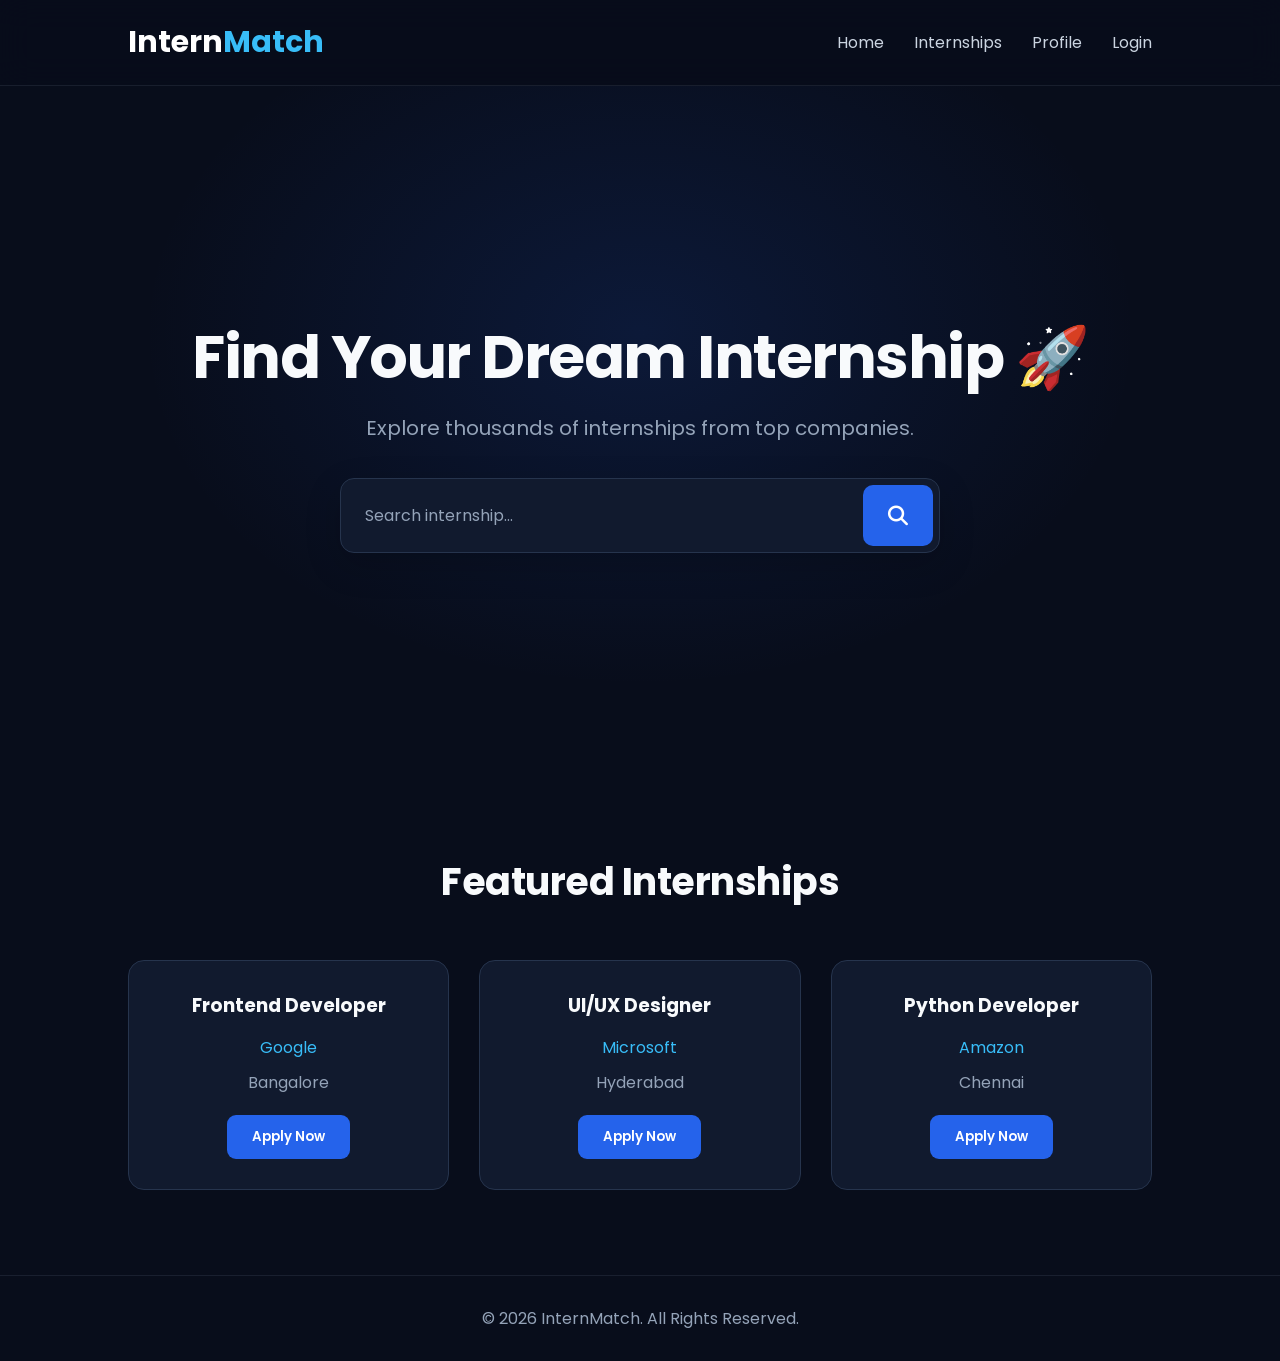
<file: frontend/index.html>
<!DOCTYPE html>
<html lang="en">
<head>
    <meta charset="UTF-8">
    <meta name="viewport" content="width=device-width, initial-scale=1.0">
    <title>InternMatch</title>

    <link rel="stylesheet" href="css/style.css">

    <link rel="preconnect" href="https://fonts.googleapis.com">
    <link rel="preconnect" href="https://fonts.gstatic.com" crossorigin>
    <link href="https://fonts.googleapis.com/css2?family=Poppins:wght@300;400;500;600;700&display=swap" rel="stylesheet">

    <link rel="stylesheet"
    href="https://cdnjs.cloudflare.com/ajax/libs/font-awesome/6.6.0/css/all.min.css">
</head>

<body class="home-page">

<!-- ================= NAVBAR ================= -->

<nav>

    <a href="index.html" class="logo">
        Intern<span>Match</span>
    </a>

   <ul>
    <li><a href="index.html">Home</a></li>
    <li><a href="internships.html">Internships</a></li>
    <li><a href="profile.html">Profile</a></li>
    <li><a href="login.html" id="loginLink">Login</a></li>
</ul>

</nav>

<!-- ================= HERO ================= -->

<section class="hero">

    <div class="hero-content">

        <h1>
            Find Your Dream Internship 🚀
        </h1>

        <p>
            Explore thousands of internships from top companies.
        </p>

        <div class="search-box">

            <input
            type="text"
            id="homeSearchInput"
            placeholder="Search internship...">

            <button id="homeSearchBtn">
                <i class="fa-solid fa-magnifying-glass"></i>
            </button>

        </div>

    </div>

</section>

<!-- ================= FEATURED INTERNSHIPS ================= -->

<section class="internships">

    <h2>Featured Internships</h2>

    <div class="internship-container">

        <div class="internship-card">

            <h3>Frontend Developer</h3>

            <p>Google</p>

            <span>Bangalore</span>

            <button>Apply Now</button>

        </div>

        <div class="internship-card">

            <h3>UI/UX Designer</h3>

            <p>Microsoft</p>

            <span>Hyderabad</span>

            <button>Apply Now</button>

        </div>

        <div class="internship-card">

            <h3>Python Developer</h3>

            <p>Amazon</p>

            <span>Chennai</span>

            <button>Apply Now</button>

        </div>

    </div>

</section>
<!-- ================= FOOTER ================= -->

<footer>

    <p>

        © 2026 InternMatch. All Rights Reserved.

    </p>

</footer>
<script src="js/app.js"></script>
<script src="js/home.js"></script>
</body>
</html>
</file>
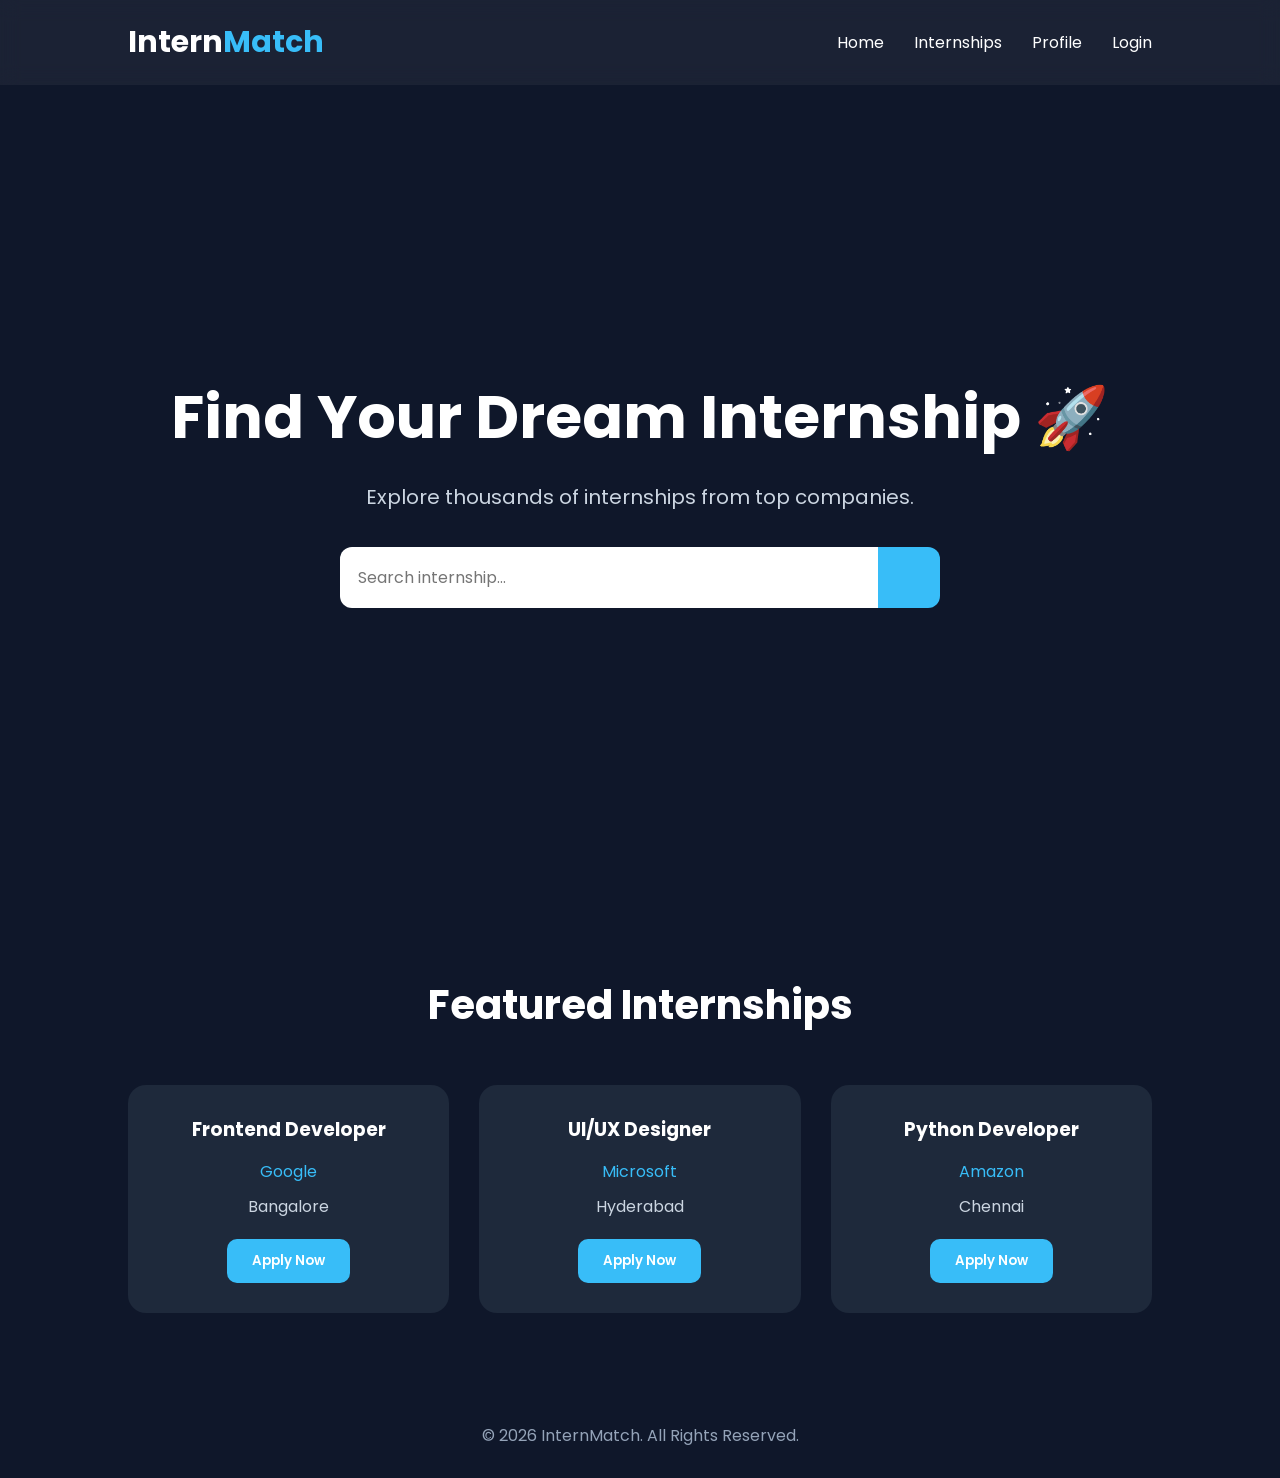
<file: internmatch-mvp/index.html>
<!DOCTYPE html>
<html lang="en">
<head>
    <meta charset="UTF-8">
    <meta name="viewport" content="width=device-width, initial-scale=1.0">
    <title>InternMatch</title>

    <link rel="stylesheet" href="css/style.css">

    <link rel="preconnect" href="https://fonts.googleapis.com">
    <link rel="preconnect" href="https://fonts.gstatic.com" crossorigin>
    <link href="https://fonts.googleapis.com/css2?family=Poppins:wght@300;400;500;600;700&display=swap" rel="stylesheet">

    <link rel="stylesheet"
    href="https://cdnjs.cloudflare.com/ajax/libs/font-awesome/6.6.0/css/all.min.css">
</head>

<body>

<!-- ================= NAVBAR ================= -->

<nav>

    <a href="index.html" class="logo">
        Intern<span>Match</span>
    </a>

   <ul>
    <li><a href="index.html">Home</a></li>
    <li><a href="internships.html">Internships</a></li>
    <li><a href="profile.html">Profile</a></li>
    <li><a href="login.html" id="loginLink">Login</a></li>
</ul>

</nav>

<!-- ================= HERO ================= -->

<section class="hero">

    <div class="hero-content">

        <h1>
            Find Your Dream Internship 🚀
        </h1>

        <p>
            Explore thousands of internships from top companies.
        </p>

        <div class="search-box">

            <input
            type="text"
            id="homeSearchInput"
            placeholder="Search internship...">

            <button id="homeSearchBtn>

                <i class="fa-solid fa-magnifying-glass"></i>

            </button>

        </div>

    </div>

</section>

<!-- ================= FEATURED INTERNSHIPS ================= -->

<section class="internships">

    <h2>Featured Internships</h2>

    <div class="internship-container">

        <div class="internship-card">

            <h3>Frontend Developer</h3>

            <p>Google</p>

            <span>Bangalore</span>

            <button>Apply Now</button>

        </div>

        <div class="internship-card">

            <h3>UI/UX Designer</h3>

            <p>Microsoft</p>

            <span>Hyderabad</span>

            <button>Apply Now</button>

        </div>

        <div class="internship-card">

            <h3>Python Developer</h3>

            <p>Amazon</p>

            <span>Chennai</span>

            <button>Apply Now</button>

        </div>

    </div>

</section>
<!-- ================= FOOTER ================= -->

<footer>

    <p>

        © 2026 InternMatch. All Rights Reserved.

    </p>

</footer>
<script src="js/app.js"></script>
<script src="js/home.js"></script>
</body>
</html>
</file>
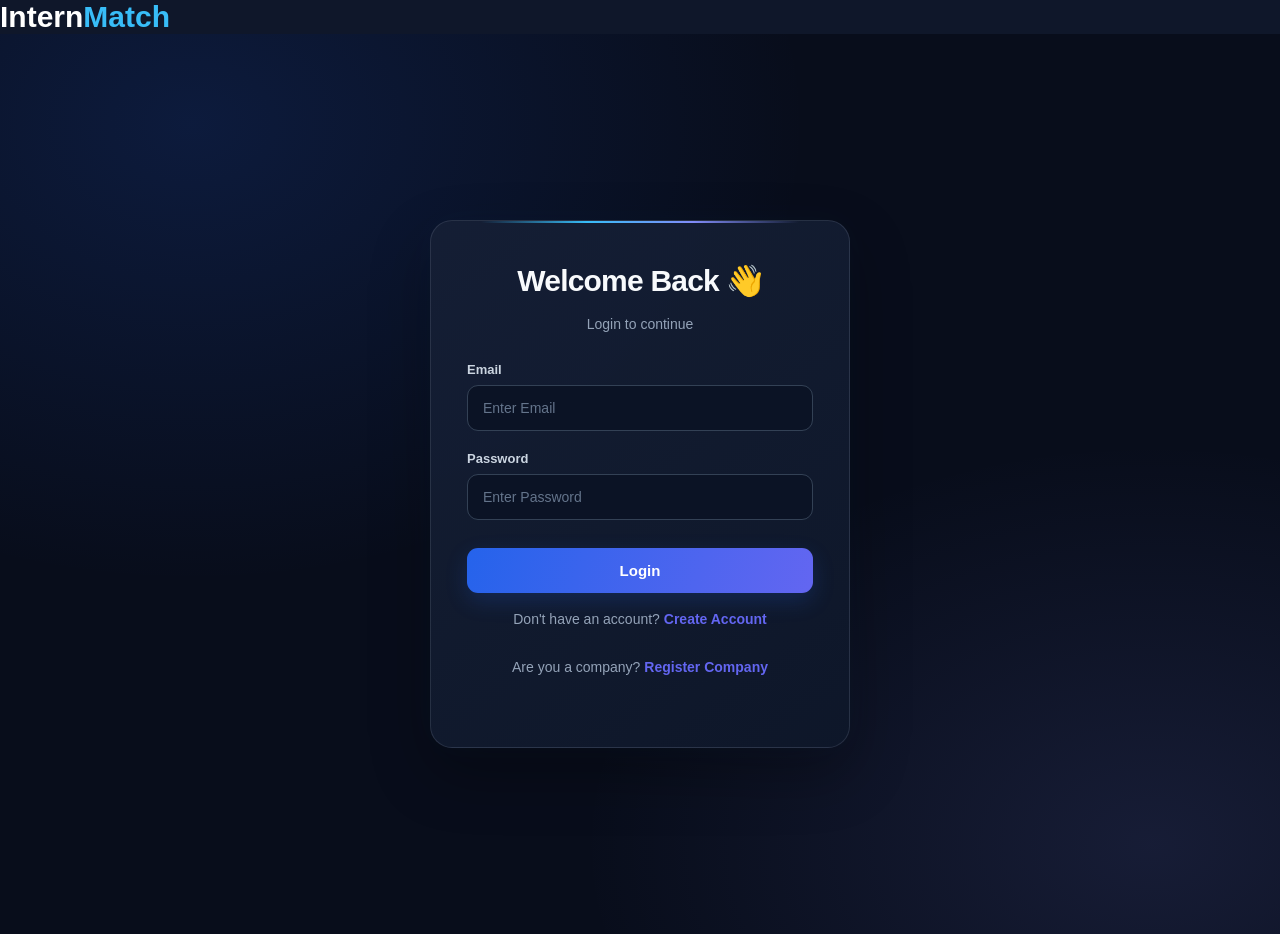
<file: frontend/admin.html>
<!DOCTYPE html>

<html lang="en">

<head>

    <meta charset="UTF-8">

    <meta
        name="viewport"
        content="width=device-width, initial-scale=1.0"
    >

    <title>
        InternMatch | Admin Dashboard
    </title>


    <!-- ADMIN CSS -->

    <link
        rel="stylesheet"
        href="css/admin.css"
    >

</head>


<body>


    <!-- ================= HEADER ================= -->

    <header>

        <div class="brand">

            <div class="logo">

                IM

            </div>


            <div class="brand-text">

                <h1>
                    InternMatch
                </h1>


                <p>
                    Admin Management Portal
                </p>

            </div>

        </div>


        <button
            class="logout-btn"
            onclick="logout()"
        >

            Logout

        </button>

    </header>



    <!-- ================= MAIN CONTENT ================= -->

    <main class="container">


        <!-- ================= WELCOME ================= -->

        <section class="welcome">

            <div>

                <p class="welcome-tag">

                    ADMIN PANEL

                </p>


                <h2>

                    Admin Dashboard 👋

                </h2>


                <p class="welcome-text">

                    Manage internship opportunities and keep
                    the InternMatch platform updated.

                </p>

            </div>

        </section>



        <!-- ================= STATS ================= -->

        <section class="stats-container">


            <div class="stat-card">

                <div class="stat-icon">

                    📋

                </div>


                <div>

                    <p>

                        Total Internships

                    </p>


                    <h3
                        id="totalInternships"
                    >

                        0

                    </h3>

                </div>

            </div>



            <div class="stat-card">

                <div class="stat-icon">

                    🛡️

                </div>


                <div>

                    <p>

                        Account Role

                    </p>


                    <h3>

                        Admin

                    </h3>

                </div>

            </div>



            <div class="stat-card">

                <div class="stat-icon">

                    ⚡

                </div>


                <div>

                    <p>

                        Platform Status

                    </p>


                    <h3 class="active-status">

                        Active

                    </h3>

                </div>

            </div>


        </section>



        <!-- ================= CREATE / EDIT ================= -->

        <section class="form-container">


            <div class="form-heading">

                <div>

                    <p class="section-tag">

                        INTERNSHIP MANAGEMENT

                    </p>


                    <h2
                        id="formTitle"
                    >

                        Create Internship

                    </h2>


                    <p>

                        Add a new internship opportunity
                        for students.

                    </p>

                </div>

            </div>



            <!-- ================= FORM ================= -->

            <form
                id="internshipForm"
            >


                <div class="form-grid">


                    <!-- COMPANY ID -->

                    <div class="form-group">

                        <label for="companyId">

                            Company ID

                        </label>


                        <input
                            type="number"
                            id="companyId"
                            placeholder="Enter Company ID"
                            required
                        >

                    </div>



                    <!-- TITLE -->

                    <div class="form-group">

                        <label for="title">

                            Internship Title

                        </label>


                        <input
                            type="text"
                            id="title"
                            placeholder="Example: Frontend Developer Intern"
                            required
                        >

                    </div>



                    <!-- LOCATION -->

                    <div class="form-group">

                        <label for="location">

                            Location

                        </label>


                        <input
                            type="text"
                            id="location"
                            placeholder="Example: Coimbatore"
                            required
                        >

                    </div>



                    <!-- DURATION -->

                    <div class="form-group">

                        <label for="duration">

                            Duration

                        </label>


                        <input
                            type="text"
                            id="duration"
                            placeholder="Example: 3 Months"
                            required
                        >

                    </div>



                    <!-- STIPEND -->

                    <div class="form-group">

                        <label for="stipend">

                            Stipend

                        </label>


                        <input
                            type="text"
                            id="stipend"
                            placeholder="Example: 10000"
                            required
                        >

                    </div>



                    <!-- SKILLS -->

                    <div class="form-group">

                        <label for="skills">

                            Skills Required

                        </label>


                        <input
                            type="text"
                            id="skills"
                            placeholder="HTML, CSS, JavaScript"
                            required
                        >

                    </div>



                    <!-- DESCRIPTION -->

                    <div class="form-group full-width">

                        <label for="description">

                            Internship Description

                        </label>


                        <textarea
                            id="description"
                            placeholder="Describe the internship responsibilities and requirements..."
                            required
                        ></textarea>

                    </div>


                </div>



                <!-- ================= BUTTONS ================= -->

                <div class="form-actions">


                    <button
                        type="submit"
                        class="create-btn"
                        id="submitButton"
                    >

                        + Create Internship

                    </button>



                    <button
                        type="button"
                        class="cancel-btn"
                        id="cancelButton"
                        onclick="cancelEdit()"
                        style="display: none;"
                    >

                        Cancel Edit

                    </button>


                </div>


            </form>


        </section>



        <!-- ================= INTERNSHIP LIST ================= -->

        <section class="internships-section">


            <div class="section-header">


                <div>

                    <p class="section-tag">

                        YOUR LISTINGS

                    </p>


                    <h2>

                        Manage Internships

                    </h2>


                    <p>

                        Edit or delete existing internship
                        opportunities.

                    </p>

                </div>


                <div
                    class="internship-count"
                >

                    <span
                        id="internshipCount"
                    >

                        0

                    </span>

                    Internships

                </div>


            </div>



            <!-- ================= LIST ================= -->

            <div
                class="internship-list"
                id="internshipList"
            >

                <div class="loading">

                    Loading internships...

                </div>

            </div>


        </section>

        
        <!-- ================= APPLICATION MANAGEMENT ================= -->

        <section class="internships-section">

            <div class="section-header">

                <div>
                    <p class="section-tag">STUDENT APPLICATIONS</p>
                    <h2>Manage Applications</h2>
                    <p>Review applications and update student status.</p>
                </div>

                <button
                    type="button"
                    class="create-btn"
                    onclick="loadApplications()"
                >
                    Refresh Applications
                </button>

            </div>

            <div
                class="internship-list"
                id="applicationList"
            >
                <p>Loading applications...</p>
            </div>

        </section>

    </main>



    <!-- ================= ADMIN JAVASCRIPT ================= -->

    <script
        src="js/admin.js"
    ></script>


</body>

</html>
</file>
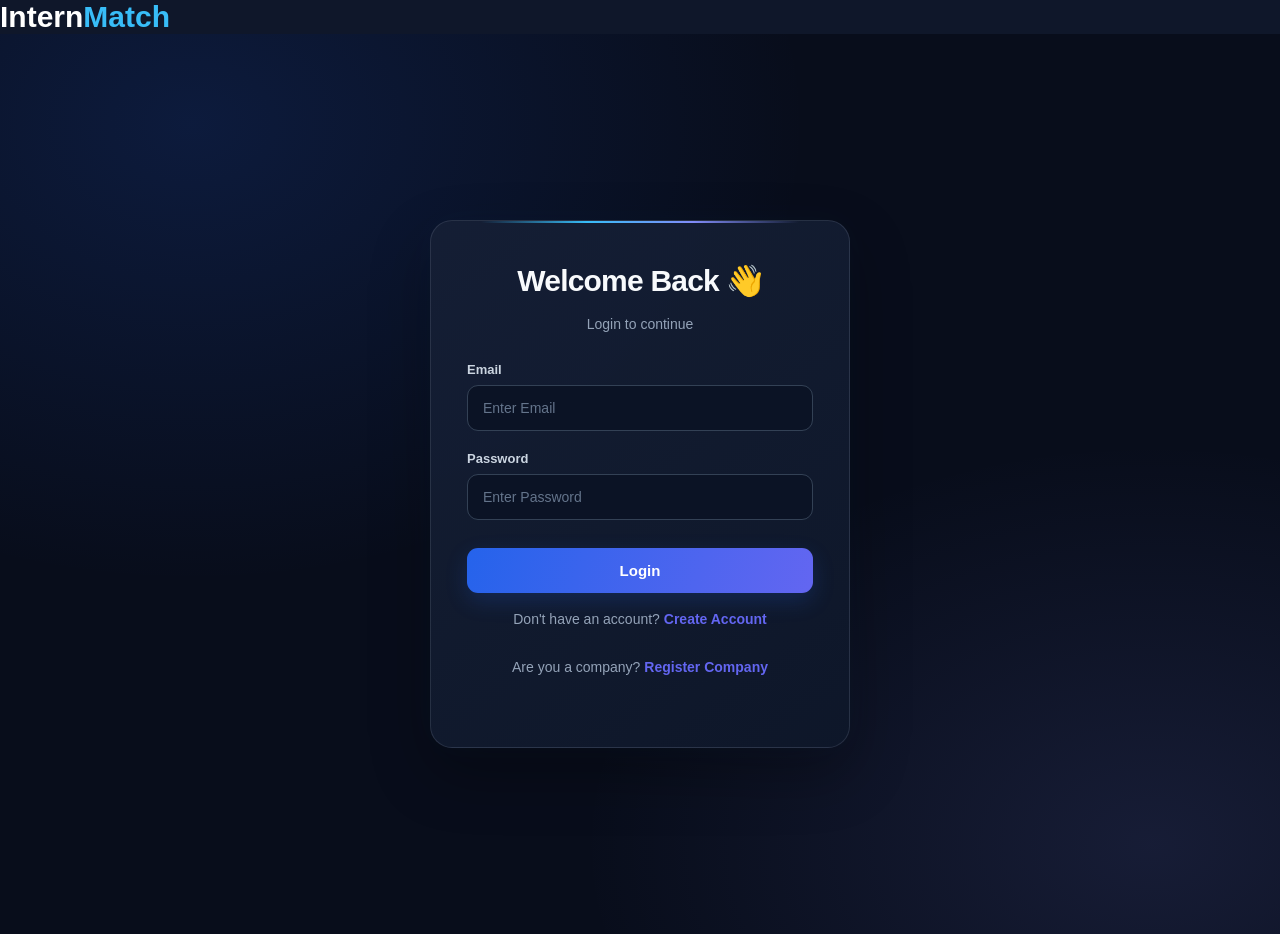
<file: frontend/company-dashboard.html>
﻿
@'
<!DOCTYPE html>
<html lang="en">
<head>
    <meta charset="UTF-8">
    <meta name="viewport" content="width=device-width, initial-scale=1.0">
    <title>Company Dashboard | InternMatch</title>
    <link rel="stylesheet" href="css/style.css">
    <link rel="stylesheet" href="css/login.css">
    <style>
        body.company-dashboard {
            min-height: 100vh;
            margin: 0;
            padding: 32px 20px;
            box-sizing: border-box;
            color: #f8fafc;
            background:
                radial-gradient(ellipse at 10% 0%, rgba(37,99,235,.18), transparent 40%),
                radial-gradient(ellipse at 90% 100%, rgba(129,140,248,.12), transparent 35%),
                #080d1b;
        }
        .dashboard-container {
            max-width: 1100px;
            margin: auto;
        }
        .dashboard-header {
            display: flex;
            justify-content: space-between;
            align-items: center;
            gap: 20px;
            flex-wrap: wrap;
            margin-bottom: 28px;
        }
        .dashboard-header h1 {
            margin: 0 0 8px;
            font-size: clamp(26px, 4vw, 36px);
            color: #f8fafc;
        }
        #companyInfo { margin: 0; color: #94a3b8; }
        .dashboard-card {
            box-sizing: border-box;
            margin-bottom: 24px;
            padding: 28px;
            border: 1px solid rgba(148,163,184,.18);
            border-radius: 20px;
            background: linear-gradient(145deg,rgba(21,31,53,.97),rgba(14,23,42,.98));
            box-shadow: 0 18px 45px rgba(0,0,0,.2);
        }
        .dashboard-card h2 {
            margin: 0 0 22px;
            color: #f8fafc;
            font-size: 21px;
        }
        .dashboard-form {
            display: grid;
            grid-template-columns: repeat(2,minmax(0,1fr));
            gap: 16px;
        }
        .form-field { min-width: 0; }
        .form-field.full-width { grid-column: 1 / -1; }
        .dashboard-form label {
            display: block;
            margin-bottom: 8px;
            color: #cbd5e1;
            font-size: 14px;
        }
        .dashboard-form input,
        .dashboard-form textarea {
            display: block;
            width: 100%;
            box-sizing: border-box;
            padding: 13px 14px;
            border: 1px solid #334155;
            border-radius: 10px;
            background: #0b1325;
            color: #f8fafc;
            font: inherit;
        }
        .dashboard-form textarea {
            min-height: 100px;
            resize: vertical;
        }
        .dashboard-form input:focus,
        .dashboard-form textarea:focus {
            outline: none;
            border-color: #38bdf8;
            box-shadow: 0 0 0 3px rgba(56,189,248,.12);
        }
        .dashboard-btn {
            border: 0;
            border-radius: 10px;
            padding: 12px 20px;
            color: white;
            font-weight: 600;
            cursor: pointer;
            background: linear-gradient(135deg,#2563eb,#7c3aed);
            transition: transform .2s, opacity .2s;
        }
        .dashboard-btn:hover { transform: translateY(-1px); opacity: .92; }
        .dashboard-form .dashboard-btn { grid-column: 1 / -1; }
        #logout {
            background: rgba(239,68,68,.12);
            border: 1px solid rgba(248,113,113,.4);
            color: #fca5a5;
        }
        #message { color: #7dd3fc; margin: 0 0 20px; }
        .item-card {
            padding: 18px;
            margin-bottom: 12px;
            border: 1px solid #334155;
            border-radius: 12px;
            background: rgba(11,19,37,.7);
            overflow-wrap: anywhere;
        }
        .item-card h3 { margin: 0 0 10px; color: #7dd3fc; }
        .item-card p { color: #cbd5e1; line-height: 1.6; }
        .empty-state { padding: 20px 0; color: #94a3b8; }
        @media (max-width: 600px) {
            body.company-dashboard { padding: 20px 14px; }
            .dashboard-card { padding: 20px 16px; }
            .dashboard-form { grid-template-columns: 1fr; }
            .form-field.full-width,
            .dashboard-form .dashboard-btn { grid-column: auto; }
        }
    </style>
</head>
<body class="company-dashboard">
<main class="dashboard-container">
    <header class="dashboard-header">
        <div>
            <h1>Company Dashboard</h1>
            <p id="companyInfo">Loading company details...</p>
        </div>
        <button id="logout" class="dashboard-btn" type="button">Logout</button>
    </header>

    <p id="message" role="status" aria-live="polite"></p>

    <section class="dashboard-card">
        <h2>Post Internship</h2>
        <form id="internshipForm" class="dashboard-form">
            <div class="form-field">
                <label for="title">Internship Title *</label>
                <input id="title" required maxlength="200" placeholder="e.g. Frontend Developer Intern">
            </div>
            <div class="form-field">
                <label for="location">Location</label>
                <input id="location" placeholder="e.g. Chennai / Remote">
            </div>
            <div class="form-field full-width">
                <label for="description">Description</label>
                <textarea id="description" placeholder="Describe the internship role..."></textarea>
            </div>
            <div class="form-field">
                <label for="duration">Duration</label>
                <input id="duration" placeholder="e.g. 3 months">
            </div>
            <div class="form-field">
                <label for="stipend">Stipend</label>
                <input id="stipend" placeholder="e.g. ₹10,000/month">
            </div>
            <div class="form-field full-width">
                <label for="skills">Required Skills</label>
                <input id="skills" placeholder="e.g. HTML, CSS, JavaScript">
            </div>
            <button class="dashboard-btn" type="submit">+ Post Internship</button>
        </form>
    </section>

    <section class="dashboard-card">
        <h2>Your Internships</h2>
        <div id="internships"><p class="empty-state">Loading internships...</p></div>
    </section>

    <section class="dashboard-card">
        <h2>Applicants</h2>
        <div id="applicants"><p class="empty-state">Loading applicants...</p></div>
    </section>
</main>

<script>
const API = "https://internmatch-mvp.onrender.com";
const token = localStorage.getItem("accessToken");
const role = localStorage.getItem("userRole");
const headers = () => ({
    "Content-Type": "application/json",
    "Authorization": `Bearer ${token}`
});
const message = text => document.getElementById("message").textContent = text;

if (!token || role !== "company") window.location.href = "login.html";

document.getElementById("logout").onclick = () => {
    ["accessToken", "tokenType", "userRole", "isLoggedIn", "userEmail"]
        .forEach(key => localStorage.removeItem(key));
    window.location.href = "login.html";
};

async function loadCompany() {
    const r = await fetch(`${API}/company/me`, { headers: headers() });
    if (!r.ok) throw Error("Could not load company profile.");
    const c = await r.json();
    document.getElementById("companyInfo").textContent =
        `${c.company_name} — ${c.email}`;
}

async function loadInternships() {
    const r = await fetch(`${API}/company/internships`, { headers: headers() });
    if (!r.ok) throw Error("Could not load internships.");
    const items = await r.json();
    const box = document.getElementById("internships");
    box.replaceChildren();

    if (!items.length) {
        const empty = document.createElement("p");
        empty.className = "empty-state";
        empty.textContent = "No internships posted yet.";
        box.append(empty);
        return;
    }

    items.forEach(item => {
        const card = document.createElement("article");
        card.className = "item-card";
        const title = document.createElement("h3");
        title.textContent = item.title;
        const desc = document.createElement("p");
        desc.textContent = item.description || "No description provided.";
        const details = document.createElement("p");
        details.textContent = [
            item.location, item.duration, item.stipend, item.skills_required
        ].filter(Boolean).join(" · ");
        card.append(title, desc, details);
        box.append(card);
    });
}

async function loadApplicants() {
    const r = await fetch(`${API}/company/applications`, { headers: headers() });
    if (!r.ok) throw Error("Could not load applicants.");
    const items = await r.json();
    const box = document.getElementById("applicants");
    box.replaceChildren();

    if (!items.length) {
        const empty = document.createElement("p");
        empty.className = "empty-state";
        empty.textContent = "No applicants yet.";
        box.append(empty);
        return;
    }

    items.forEach(item => {
        const card = document.createElement("article");
        card.className = "item-card";
        const title = document.createElement("h3");
        title.textContent = item.internship_title;
        const student = document.createElement("p");
        student.textContent = `${item.student_name} (${item.student_email})`;
        const status = document.createElement("p");
        status.textContent = `Status: ${item.status}`;
        card.append(title, student, status);
        box.append(card);
    });
}

document.getElementById("internshipForm").addEventListener("submit", async e => {
    e.preventDefault();
    const button = e.submitter;
    button.disabled = true;
    button.textContent = "Posting...";

    const payload = {
        title: document.getElementById("title").value.trim(),
        description: document.getElementById("description").value.trim(),
        location: document.getElementById("location").value.trim(),
        duration: document.getElementById("duration").value.trim(),
        stipend: document.getElementById("stipend").value.trim(),
        skills_required: document.getElementById("skills").value.trim()
    };

    try {
        const r = await fetch(`${API}/company/internships`, {
            method: "POST",
            headers: headers(),
            body: JSON.stringify(payload)
        });
        const data = await r.json();

        if (!r.ok) {
            message(data.detail || "Could not post internship.");
            return;
        }

        e.target.reset();
        message("Internship posted successfully!");
        await loadInternships();
    } catch {
        message("Server connection failed. Try again.");
    } finally {
        button.disabled = false;
        button.textContent = "+ Post Internship";
    }
});

(async () => {
    if (!token || role !== "company") return;
    try {
        await loadCompany();
        await Promise.all([loadInternships(), loadApplicants()]);
    } catch (e) {
        message(e.message);
    }
})();
</script>
</body>
</html>
</file>
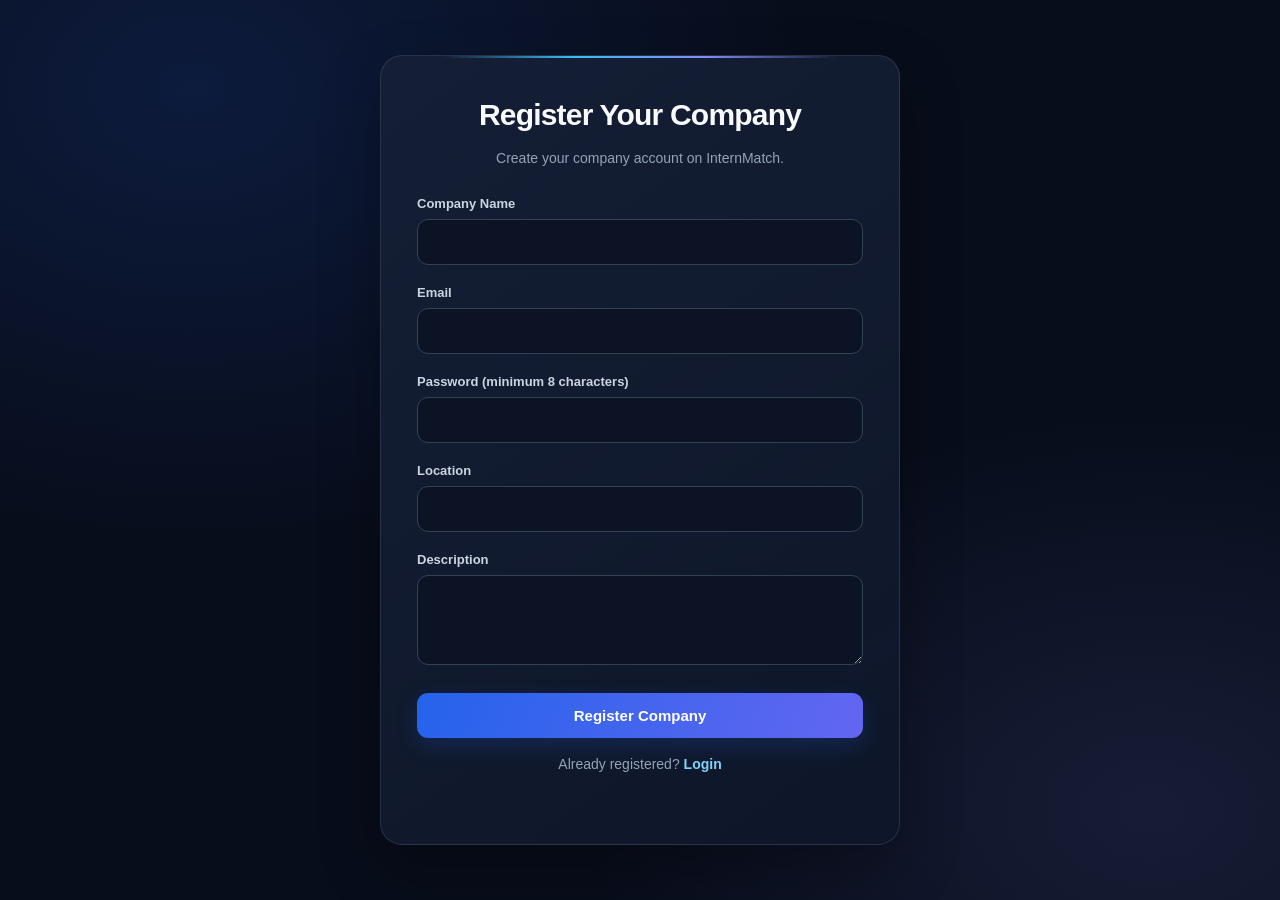
<file: frontend/company-signup.html>
﻿
<!DOCTYPE html>
<html lang="en">
<head>
    <meta charset="UTF-8">
    <meta name="viewport" content="width=device-width, initial-scale=1.0">
    <title>Company Signup | InternMatch</title>
    <link rel="stylesheet" href="css/style.css">
    <link rel="stylesheet" href="css/login.css">
</head>
<body class="company-signup-page">
    <main class="login-card">
        <h2>Register Your Company</h2>
        <p>Create your company account on InternMatch.</p>

        <form id="companySignupForm">
            <label for="companyName">Company Name</label>
            <input id="companyName" type="text" required maxlength="150">

            <label for="companyEmail">Email</label>
            <input id="companyEmail" type="email" required>

            <label for="companyPassword">Password (minimum 8 characters)</label>
            <input id="companyPassword" type="password" minlength="8" required>

            <label for="companyLocation">Location</label>
            <input id="companyLocation" type="text">

            <label for="companyDescription">Description</label>
            <textarea id="companyDescription"></textarea>

            <button type="submit">Register Company</button>
        </form>

        <p>Already registered? <a href="login.html">Login</a></p>
    </main>

    <script>
        const API = "https://internmatch-mvp.onrender.com";

        document.getElementById("companySignupForm").addEventListener("submit", async (e) => {
            e.preventDefault();

            const body = {
                company_name: document.getElementById("companyName").value.trim(),
                email: document.getElementById("companyEmail").value.trim().toLowerCase(),
                password: document.getElementById("companyPassword").value,
                location: document.getElementById("companyLocation").value.trim() || null,
                description: document.getElementById("companyDescription").value.trim() || null
            };

            try {
                const response = await fetch(`${API}/company-register`, {
                    method: "POST",
                    headers: { "Content-Type": "application/json" },
                    body: JSON.stringify(body)
                });

                const data = await response.json();

                if (!response.ok) {
                    throw new Error(data.detail || "Registration failed");
                }

                alert("Company registered successfully! Please login.");
                window.location.href = "login.html";
            } catch (error) {
                alert(error.message || "Server connection failed");
            }
        });
    </script>
</body>
</html>
</file>
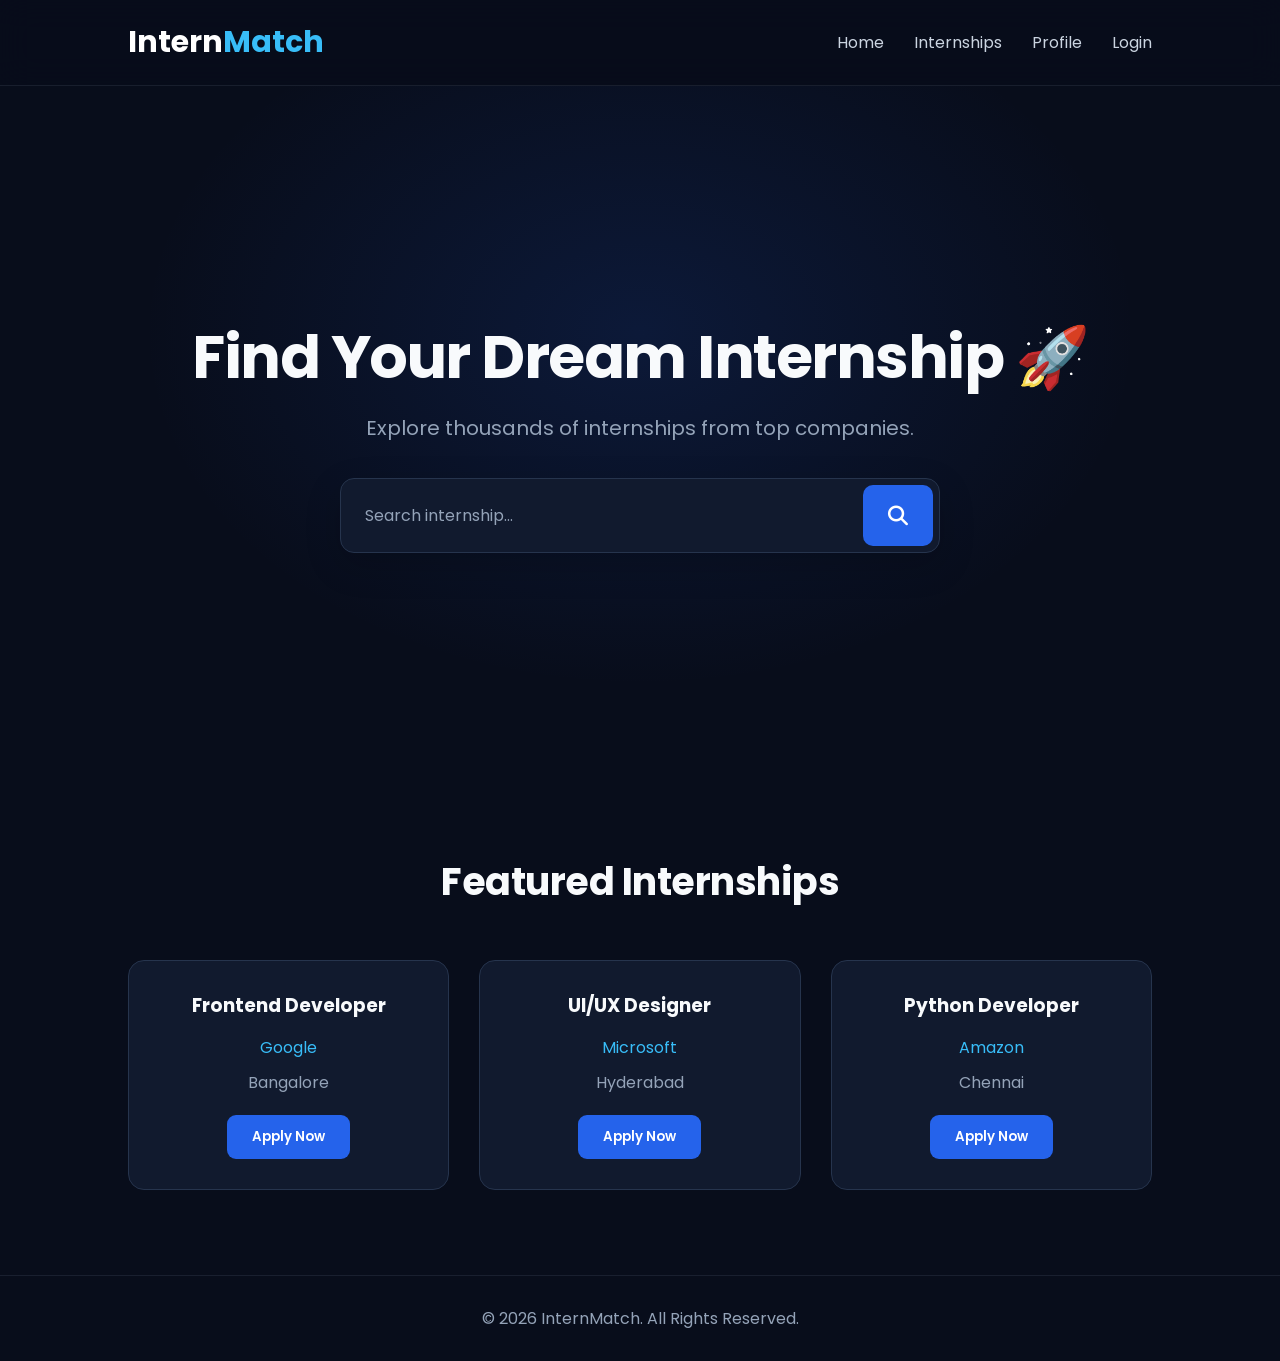
<file: frontend/dashboard.html>
<!DOCTYPE html>
<html lang="en">
<head>
    <meta charset="UTF-8">
    <meta name="viewport" content="width=device-width, initial-scale=1.0">
    <title>Dashboard | InternMatch</title>

    <link rel="stylesheet" href="css/style.css">
    <link rel="stylesheet" href="css/dashboard.css">
</head>

<body>

<nav>

    <a href="index.html" class="logo">
        Intern<span>Match</span>
    </a>

    <ul>
        <li><a href="index.html">Home</a></li>
        <li><a href="internships.html">Internships</a></li>
        <li><a href="profile.html">Profile</a></li>
       <li><a href="#" id="logoutLink">Logout</a></li>
    </ul>

</nav>

<section class="dashboard">

   <h1 id="welcomeUser">Welcome 👋</h1>

    <p>Track your internship journey from one place.</p>

<div class="stats">

   <div class="card">
        <h2 id="availableCount">0</h2>
        <p>Available Internships</p>
    </div>

    <div class="card">
        <h2 id="appliedCount">0</h2>
        <p>Applied</p>
    </div>

    <div class="card">
        <h2 id="savedCount">0</h2>
        <p>Saved</p>
    </div>

</div>

    <button onclick="location.href='internships.html'">
        Browse Internships
    </button>

</section>

<section class="applications-section">
    <h2>My Applications</h2>
    <p>Track the status of your internship applications.</p>

    <div id="myApplicationsList">
        <p>Loading your applications...</p>
    </div>
</section>d

<script src="js/app.js"></script>
<script src="js/dashboard.js"></script>
</body>
</html>
</file>
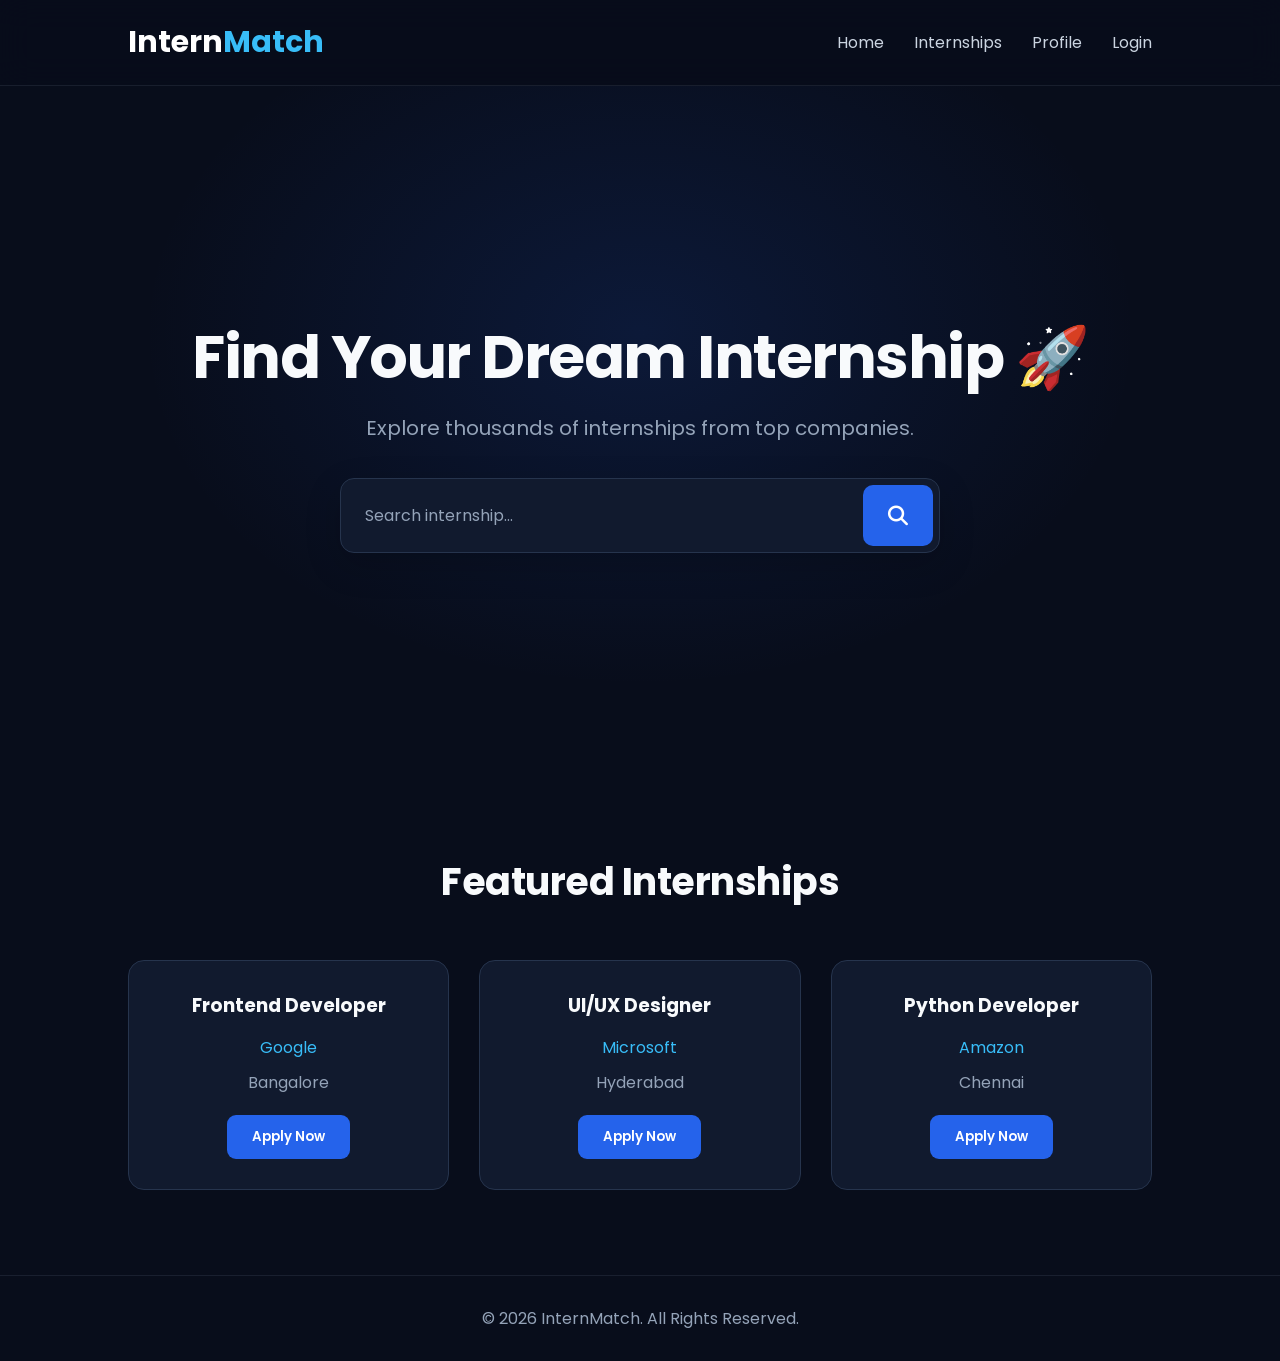
<file: frontend/internships.html>
<!DOCTYPE html>
<html lang="en">
<head>
    <meta charset="UTF-8">
    <meta name="viewport" content="width=device-width, initial-scale=1.0">
    <title>Internships | InternMatch</title>

    <link rel="stylesheet" href="css/style.css">
    <link rel="stylesheet" href="css/internships.css">

    <link rel="preconnect" href="https://fonts.googleapis.com">
    <link rel="preconnect" href="https://fonts.gstatic.com" crossorigin>

    <link href="https://fonts.googleapis.com/css2?family=Poppins:wght@300;400;500;600;700&display=swap" rel="stylesheet">

    <link rel="stylesheet"
    href="https://cdnjs.cloudflare.com/ajax/libs/font-awesome/6.6.0/css/all.min.css">
</head>

<body>

<nav>

    <a href="index.html" class="logo">
        Intern<span>Match</span>
    </a>

    <ul>
        <li><a href="dashboard.html">Dashboard</a></li>
        <li><a href="internships.html">Internships</a></li>
        <li><a href="profile.html">Profile</a></li>
        <li><a href="#" id="logoutLink">Logout</a></li>
    </ul>

</nav>

<section class="internships-page">

    <h1>Available Internships</h1>

    <input
        type="text"
        id="searchInput"
        placeholder="Search internships...">

    <div class="internship-list">

        <div class="internship-card">

            <h2>Frontend Developer</h2>

            <p>Google</p>

            <span>Bangalore | ₹20,000 / month</span>

           <button id="apply-1" onclick="applyInternship(1)">Apply</button>
            <button id="save-1" onclick="saveInternship(1)">⭐ Save</button>

        </div>

        <div class="internship-card">

            <h2>Python Developer</h2>

            <p>Amazon</p>

            <span>Chennai | ₹25,000 / month</span>

           <button id="apply-2" onclick="applyInternship(2)">Apply</button>
            <button id="save-2" onclick="saveInternship(2)">⭐ Save</button>

        </div>

        <div class="internship-card">

            <h2>UI / UX Designer</h2>

            <p>Microsoft</p>

            <span>Hyderabad | ₹18,000 / month</span>

           <button id="apply-3" onclick="applyInternship(3)">Apply</button>
            <button id="save-3" onclick="saveInternship(3)">⭐ Save</button>

        </div>
                <div class="internship-card">

            <h2>Data Analyst</h2>

            <p>TCS</p>

            <span>Coimbatore | ₹15,000 / month</span>

          <button id="apply-4" onclick="applyInternship(4)">Apply</button>
        <button id="save-4" onclick="saveInternship(4)">⭐ Save</button>

        </div>

        <div class="internship-card">

            <h2>AI / ML Intern</h2>

            <p>Infosys</p>

            <span>Pune | ₹22,000 / month</span>

            <button id="apply-5" onclick="applyInternship(5)">Apply</button>
        <button id="save-5" onclick="saveInternship(5)">⭐ Save</button>    
        </div>

    </div>

</section>

<footer>

    <p>
        © 2026 InternMatch. All Rights Reserved.
    </p>

</footer>

<script src="js/internships.js"></script>
<script src="js/app.js"></script>

</body>
</html>
</file>
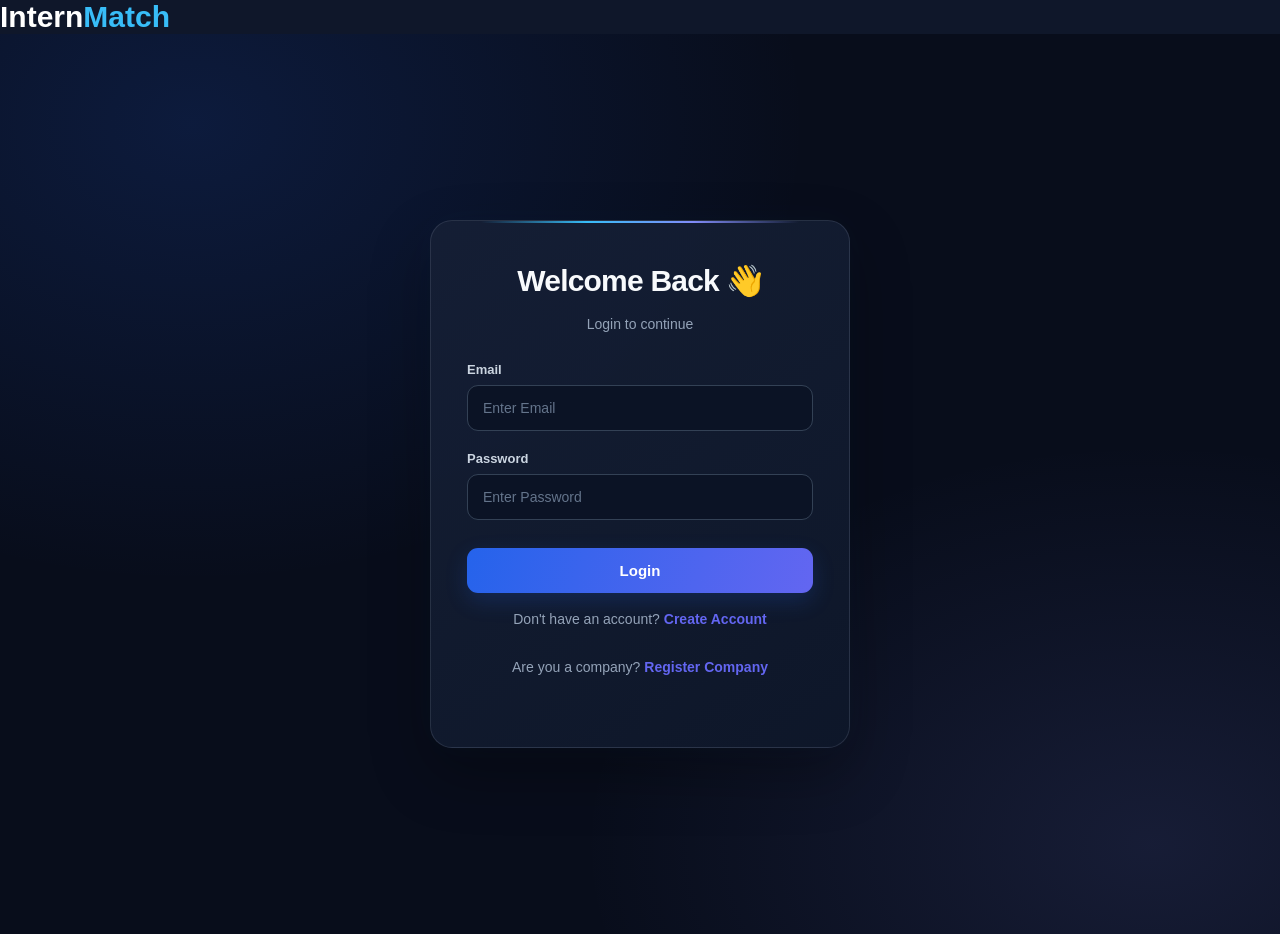
<file: frontend/login.html>
<!DOCTYPE html>
<html lang="en">

<head>

    <meta charset="UTF-8">
    <meta name="viewport" content="width=device-width, initial-scale=1.0">

    <title>Login | InternMatch</title>

    <link rel="stylesheet" href="css/style.css">
    <link rel="stylesheet" href="css/login.css">

</head>

<body>

<a href="index.html" class="logo">
    Intern<span>Match</span>
</a>

<main class="login-container">

    <div class="login-card">

        <h2>Welcome Back 👋</h2>

        <p>Login to continue</p>

        <form id="loginForm">

            <label>Email</label>

            <input
                type="email"
                id="email"
                placeholder="Enter Email"
                required>

            <label>Password</label>

            <input
                type="password"
                id="password"
                placeholder="Enter Password"
                required>

            <button type="submit">

                Login

            </button>

        </form>
        <p class="signup-text">
    Don't have an account?
    <a href="signup.html">Create Account</a>
</p>

     <p class="signup-text">
    Are you a company?
    <a href="company-signup.html">Register Company</a>
</p>  

    </div>

</main>

<script src="js/login.js"></script>
</body>

</html>
</file>
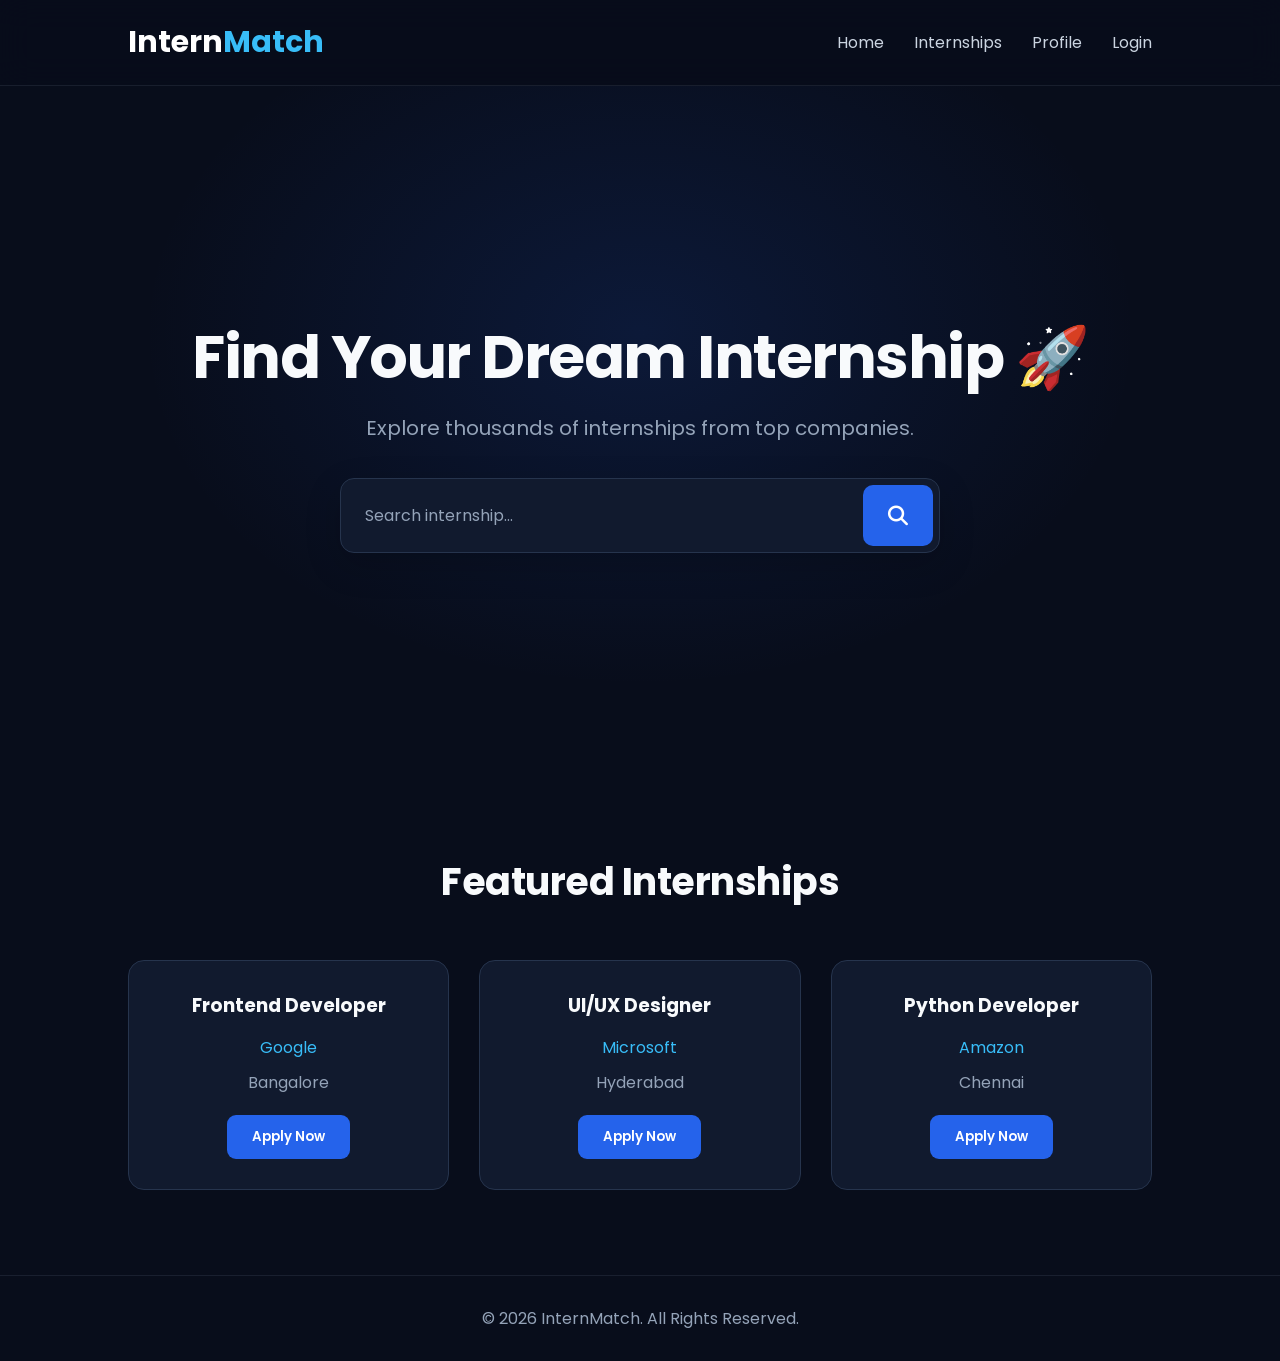
<file: frontend/profile.html>
<!DOCTYPE html>
<html lang="en">

<head>
    <meta charset="UTF-8">
    <meta name="viewport" content="width=device-width, initial-scale=1.0">
    <title>Profile | InternMatch</title>

    <link rel="stylesheet" href="css/style.css">
    <link rel="stylesheet" href="css/profile.css">

    <link rel="stylesheet"
        href="https://cdnjs.cloudflare.com/ajax/libs/font-awesome/6.6.0/css/all.min.css">
</head>

<body>

    <nav>

        <a href="index.html" class="logo">
            Intern<span>Match</span>
        </a>

        <ul>
            <li><a href="dashboard.html">Dashboard</a></li>
            <li><a href="internships.html">Internships</a></li>
            <li><a href="profile.html">Profile</a></li>
            <li><a href="#" id="logoutLink">Logout</a></li>
        </ul>

    </nav>

    <section class="profile-section">

        <div class="profile-card">

            <div class="avatar" id="avatar">
                S
            </div>

            <h2 id="userName">Student</h2>

            <p class="subtitle">
                AI & DS Student
            </p>

            <hr>

            <div class="info">

                <div class="info-item">
                    <i class="fa-solid fa-envelope"></i>
                    <div>
                        <h4>Email</h4>
                        <p id="userEmail">student@gmail.com</p>
                    </div>
                </div>

                <div class="info-item">
                    <i class="fa-solid fa-graduation-cap"></i>
                    <div>
                        <h4>College</h4>
                        <p>XYZ Engineering College</p>
                    </div>
                </div>

                <div class="info-item">
                    <i class="fa-solid fa-location-dot"></i>
                    <div>
                        <h4>Location</h4>
                        <p>Chennai</p>
                    </div>
                </div>

            </div>

            <hr>

            <h3>Skills</h3>

            <div class="skills">

                <span>HTML</span>
                <span>CSS</span>
                <span>JavaScript</span>
                <span>Python</span>
                <span>React</span>
                <span>Node.js</span>

            </div>

            <hr>

            <h3>Resume</h3>

            <p class="resume">
                resume.pdf
            </p>

            <button id="editBtn">
                <i class="fa-solid fa-pen"></i>
                Edit Profile
            </button>

        </div>

    </section>

    <script src="js/app.js"></script>
    <script src="js/profile.js"></script>

</body>

</html>
</file>
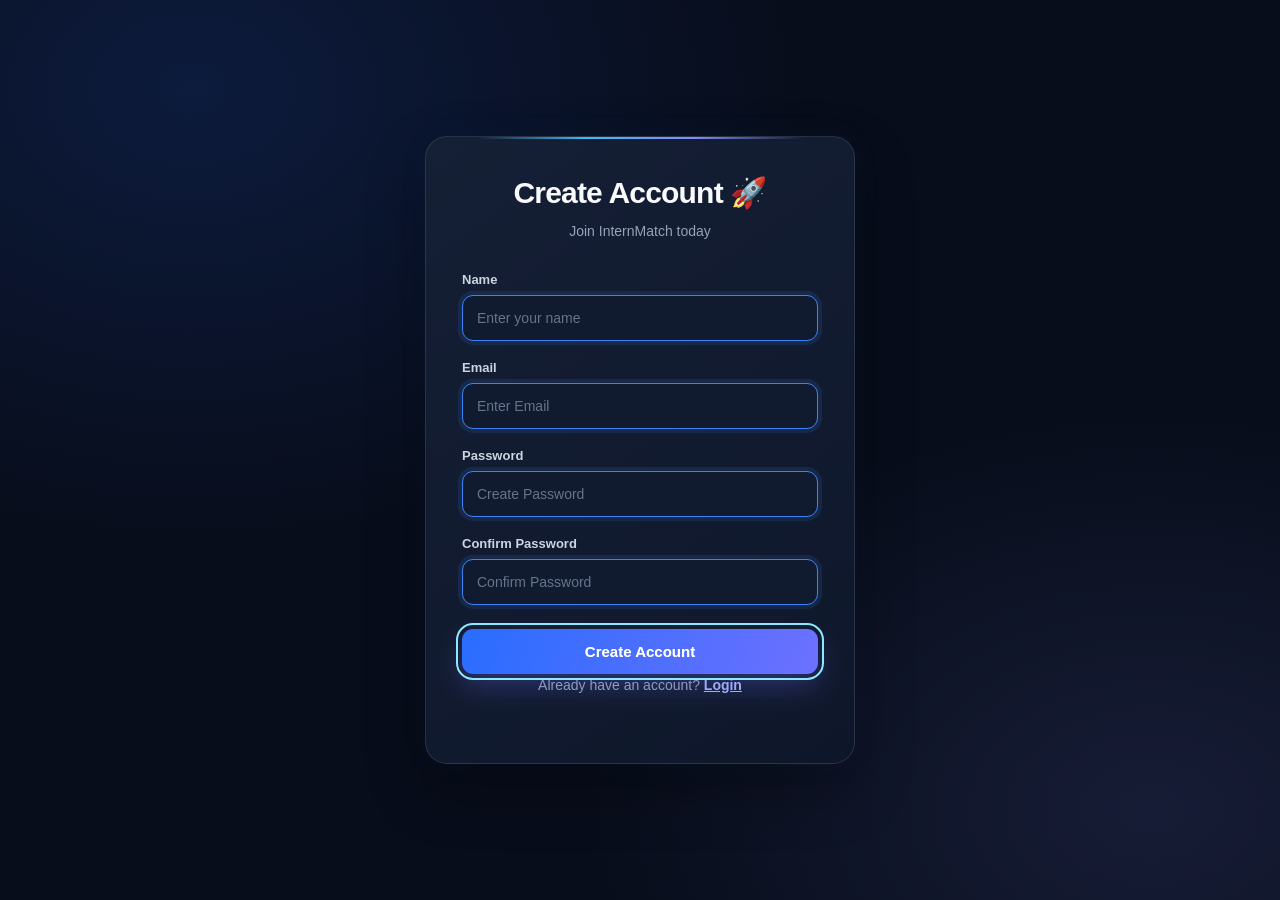
<file: frontend/signup.html>
<!DOCTYPE html>
<html lang="en">

<head>

    <meta charset="UTF-8">
    <meta name="viewport" content="width=device-width, initial-scale=1.0">

    <title>Sign Up | InternMatch</title>

    <link rel="stylesheet" href="css/style.css">
    <link rel="stylesheet" href="css/signup.css">

</head>

<body>

    <div class="login-card">

        <h2>Create Account 🚀</h2>

        <p>Join InternMatch today</p>


        <form id="signupForm" autocomplete="off">

            <!-- Name -->

            <label>Name</label>

            <input
                type="text"
                id="signupName"
                placeholder="Enter your name"
                required>


            <!-- Email -->

            <label>Email</label>

            <input
                type="email"
                id="signupEmail"
                placeholder="Enter Email"
                required>


            <!-- Password -->

            <label>Password</label>

            <input
                type="password"
                id="signupPassword"
                placeholder="Create Password"
                autocomplete="new-password"
                required>


            <!-- Password Rules -->

            

            <!-- Confirm Password -->

            <label>Confirm Password</label>

            <input
                type="password"
                id="confirmPassword"
                placeholder="Confirm Password"
                autocomplete="new-password"
                required>


            <!-- Create Account -->

            <button type="submit">
                Create Account
            </button>

        </form>


        <!-- Login Link -->

        <p class="signup-text">

            Already have an account?

            <a href="login.html">
                Login
            </a>

        </p>

    </div>


    <script src="js/signup.js"></script>

</body>

</html>
</file>
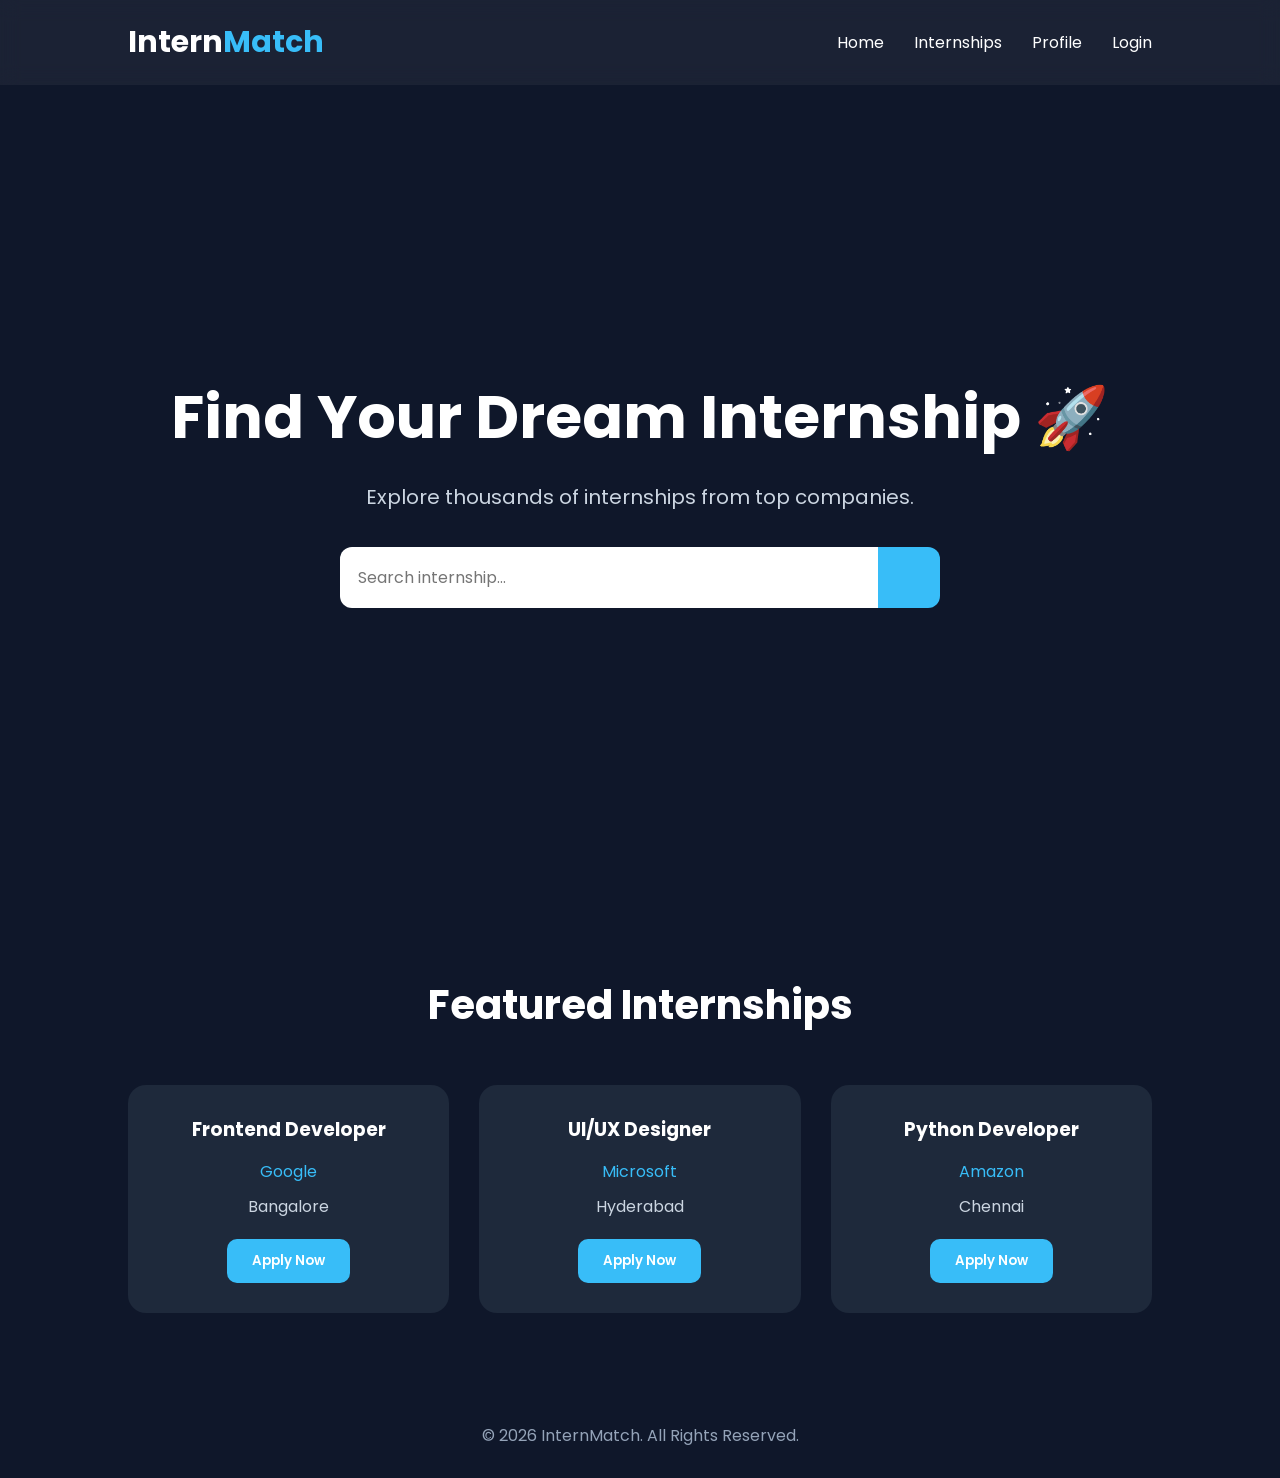
<file: internmatch-mvp/dashboard.html>
<!DOCTYPE html>
<html lang="en">
<head>
    <meta charset="UTF-8">
    <meta name="viewport" content="width=device-width, initial-scale=1.0">
    <title>Dashboard | InternMatch</title>

    <link rel="stylesheet" href="css/style.css">
    <link rel="stylesheet" href="css/dashboard.css">
</head>

<body>

<nav>

    <a href="index.html" class="logo">
        Intern<span>Match</span>
    </a>

    <ul>
        <li><a href="index.html">Home</a></li>
        <li><a href="internships.html">Internships</a></li>
        <li><a href="profile.html">Profile</a></li>
       <li><a href="#" id="logoutLink">Logout</a></li>
    </ul>

</nav>

<section class="dashboard">

   <h1 id="welcomeUser">Welcome 👋</h1>

    <p>Track your internship journey from one place.</p>

<div class="stats">

   <div class="card">
        <h2 id="availableCount">0</h2>
        <p>Available Internships</p>
    </div>

    <div class="card">
        <h2 id="appliedCount">0</h2>
        <p>Applied</p>
    </div>

    <div class="card">
        <h2 id="savedCount">0</h2>
        <p>Saved</p>
    </div>

</div>

    <button onclick="location.href='internships.html'">
        Browse Internships
    </button>

</section>


<script src="js/app.js"></script>
<script src="js/dashboard.js"></script>
</body>
</html>
</file>
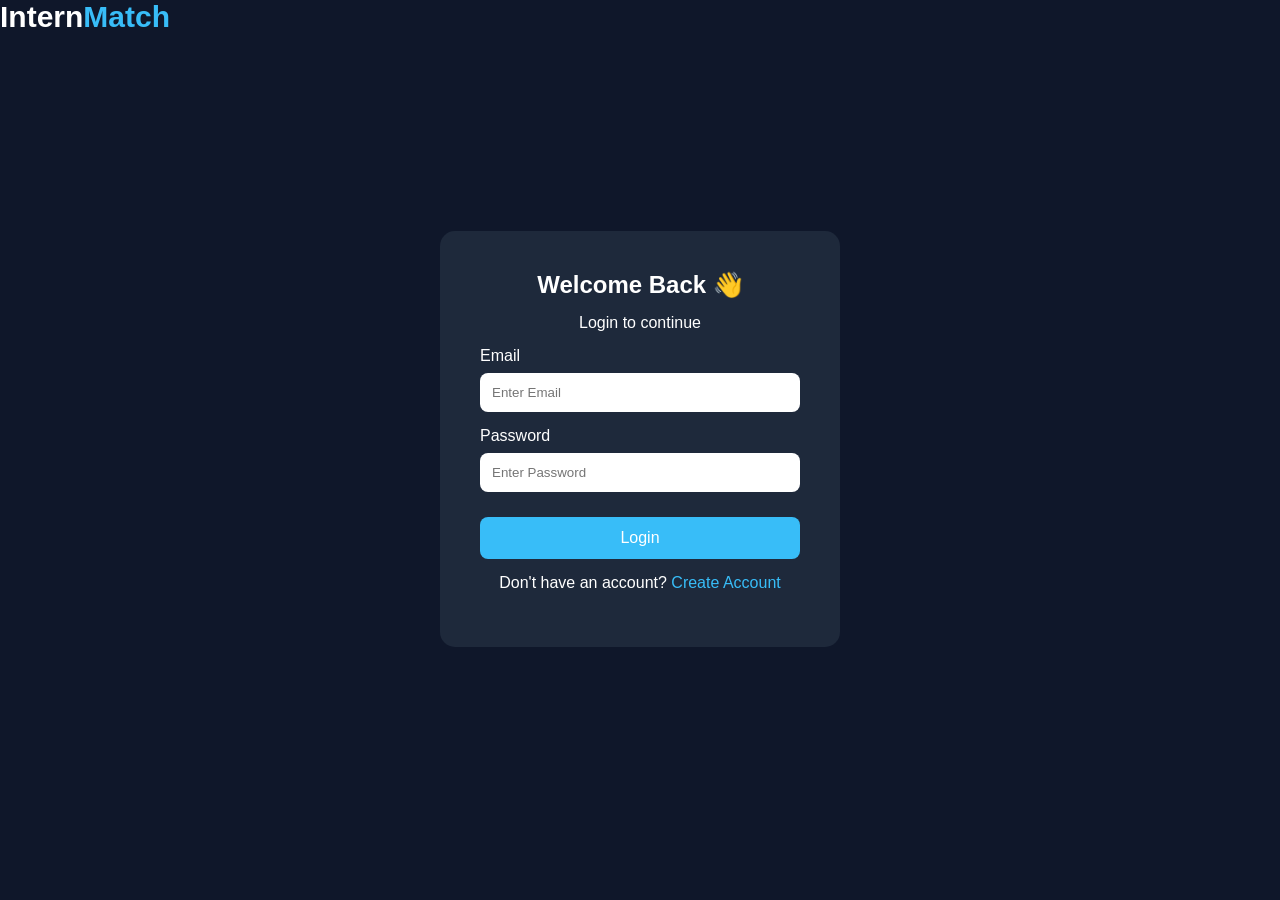
<file: internmatch-mvp/login.html>
<!DOCTYPE html>
<html lang="en">

<head>

    <meta charset="UTF-8">
    <meta name="viewport" content="width=device-width, initial-scale=1.0">

    <title>Login | InternMatch</title>

    <link rel="stylesheet" href="css/style.css">
    <link rel="stylesheet" href="css/login.css">

</head>

<body>

<a href="index.html" class="logo">
    Intern<span>Match</span>
</a>

<main class="login-container">

    <div class="login-card">

        <h2>Welcome Back 👋</h2>

        <p>Login to continue</p>

        <form id="loginForm">

            <label>Email</label>

            <input
                type="email"
                id="email"
                placeholder="Enter Email"
                required>

            <label>Password</label>

            <input
                type="password"
                id="password"
                placeholder="Enter Password"
                required>

            <button type="submit">

                Login

            </button>

        </form>
        <p class="signup-text">
    Don't have an account?
    <a href="signup.html">Create Account</a>
</p>

       

    </div>

</main>

<script src="js/login.js"></script>
</body>

</html>
</file>
<file: frontend/css/style.css>
*{
    margin:0;
    padding:0;
    box-sizing:border-box;
    font-family:'Poppins',sans-serif;
}

body{
    background:#0f172a;
    color:#fff;
}

/* Navbar */


    
nav {
    display: flex;
    justify-content: space-between;
    align-items: center;
    padding: 20px 10%;
    background: rgba(8, 13, 27, 0.96);
    backdrop-filter: blur(16px);
    -webkit-backdrop-filter: blur(16px);
    position: sticky;
    top: 0;
    z-index: 1000;
    width: 100%;
}



.logo{
    font-size:30px;
    font-weight:700;
    color:white;
    text-decoration:none;
}

.logo span{
    color:#38bdf8;
}

.logo span{
    color:#38bdf8;
}

nav ul{
    display:flex;
    list-style:none;
    gap:30px;
}

nav ul li a{
    color:white;
    text-decoration:none;
    transition:.3s;
}

nav ul li a:hover{
    color:#38bdf8;
}

/* Hero */

.hero{
    min-height:90vh;
    display:flex;
    justify-content:center;
    align-items:center;
    text-align:center;
    padding:40px;
}

.hero-content h1{
    font-size:60px;
    margin-bottom:20px;
}

.hero-content p{
    font-size:20px;
    color:#cbd5e1;
    margin-bottom:35px;
}

/* Search */

.search-box{
    display:flex;
    justify-content:center;
    max-width:600px;
    margin:auto;
}

.search-box input{
    width:100%;
    padding:18px;
    border:none;
    outline:none;
    border-radius:12px 0 0 12px;
    font-size:16px;
}

.search-box button{
    width:70px;
    border:none;
    background:#38bdf8;
    color:white;
    border-radius:0 12px 12px 0;
    cursor:pointer;
    font-size:20px;
}

/* Featured Internships */

.internships{
    padding:80px 10%;
}

.internships h2{
    text-align:center;
    font-size:40px;
    margin-bottom:50px;
}

.internship-container{
    display:grid;
    grid-template-columns:repeat(auto-fit,minmax(280px,1fr));
    gap:30px;
}

.internship-card{
    background:#1e293b;
    padding:30px;
    border-radius:18px;
    transition:.3s;
    text-align:center;
}

.internship-card:hover{
    transform:translateY(-10px);
    box-shadow:0 15px 30px rgba(56,189,248,.25);
}

.internship-card h3{
    margin-bottom:15px;
}

.internship-card p{
    color:#38bdf8;
    margin-bottom:10px;
}

.internship-card span{
    display:block;
    margin-bottom:20px;
    color:#cbd5e1;
}

.internship-card button{
    padding:12px 25px;
    border:none;
    border-radius:10px;
    background:#38bdf8;
    color:white;
    cursor:pointer;
    font-weight:600;
    transition:.3s;
}

.internship-card button:hover{
    background:#0ea5e9;
}
/* Footer */

footer{
    text-align:center;
    padding:30px;
    color:#94a3b8;
}

/* Responsive */

@media(max-width:768px){

nav{
    flex-direction:column;
    gap:20px;
}

nav ul{
    flex-direction:column;
    text-align:center;
}

.hero-content h1{
    font-size:40px;
}

.hero-content p{
    font-size:16px;
}

.search-box{
    flex-direction:column;
}

.search-box input{
    border-radius:12px;
    margin-bottom:10px;
}

.search-box button{
    width:100%;
    border-radius:12px;
    padding:15px;
}

}


/* ==========================================
   INTERNMATCH HOMEPAGE — PREMIUM DARK THEME
   Scoped to home-page only
========================================== */

.home-page {
    background: #080d1b;
    color: #f8fafc;
    min-height: 100vh;
}

/* Navbar */
.home-page nav {
    background: rgba(8, 13, 27, 0.92);
    border-bottom: 1px solid rgba(148, 163, 184, 0.12);
    backdrop-filter: blur(16px);
    -webkit-backdrop-filter: blur(16px);
    z-index: 100;
}

.home-page nav ul li a {
    color: #cbd5e1;
    transition: color 0.25s ease;
}

.home-page nav ul li a:hover,
.home-page nav ul li a:focus-visible {
    color: #38bdf8;
}

/* Hero */
.home-page .hero {
    position: relative;
    min-height: 78vh;
    overflow: hidden;
    background:
        radial-gradient(
            ellipse at 50% 35%,
            rgba(37, 99, 235, 0.14),
            transparent 55%
        ),
        #080d1b;
}

.home-page .hero-content {
    width: 100%;
    max-width: 900px;
    position: relative;
    z-index: 1;
}

.home-page .hero-content h1 {
    color: #f8fafc;
    font-weight: 700;
    line-height: 1.2;
    letter-spacing: -1.5px;
}

.home-page .hero-content p {
    color: #94a3b8;
}

/* Search */
.home-page .search-box {
    width: 100%;
    padding: 6px;
    gap: 8px;
    border: 1px solid #26344d;
    border-radius: 14px;
    background: #111a2e;
    box-shadow: 0 12px 35px rgba(0, 0, 0, 0.18);
}

.home-page .search-box:focus-within {
    border-color: #38bdf8;
    box-shadow: 0 0 0 3px rgba(56, 189, 248, 0.1);
}

.home-page .search-box input {
    min-width: 0;
    background: transparent;
    color: #f8fafc;
}

.home-page .search-box input::placeholder {
    color: #94a3b8;
}

.home-page .search-box button {
    flex-shrink: 0;
    min-height: 52px;
    border-radius: 10px;
    background: #2563eb;
    color: #ffffff;
    transition: background 0.2s ease;
}

.home-page .search-box button:hover {
    background: #1d4ed8;
}

/* Featured internships */
.home-page .internships {
    background: #080d1b;
    padding-top: 65px;
    padding-bottom: 85px;
}

.home-page .internships h2 {
    color: #f8fafc;
    font-size: clamp(28px, 4vw, 38px);
    letter-spacing: -0.5px;
}

.home-page .internship-container {
    align-items: stretch;
}

.home-page .internship-card {
    display: flex;
    flex-direction: column;
    align-items: center;
    background: #111a2e;
    border: 1px solid #26344d;
    border-radius: 16px;
    box-shadow: none;
    transition:
        transform 0.25s ease,
        border-color 0.25s ease,
        background 0.25s ease;
}

.home-page .internship-card:hover {
    transform: translateY(-4px);
    background: #151f35;
    border-color: rgba(56, 189, 248, 0.4);
    box-shadow: 0 12px 28px rgba(0, 0, 0, 0.18);
}

.home-page .internship-card h3 {
    color: #f8fafc;
}

.home-page .internship-card p {
    color: #38bdf8;
}

.home-page .internship-card span {
    color: #94a3b8;
}

.home-page .internship-card button {
    margin-top: auto;
    background: #2563eb;
    color: #ffffff;
    border-radius: 9px;
}

.home-page .internship-card button:hover {
    background: #1d4ed8;
}

/* Footer */
.home-page footer {
    background: #080d1b;
    border-top: 1px solid rgba(148, 163, 184, 0.12);
    color: #94a3b8;
}

/* Mobile */
@media (max-width: 768px) {
    .home-page .hero {
        min-height: 65vh;
        padding: 45px 6%;
    }

    .home-page .hero-content h1 {
        font-size: clamp(30px, 7vw, 40px);
        letter-spacing: -0.5px;
    }

    .home-page .search-box {
        flex-direction: column;
    }

    .home-page .search-box input {
        width: 100%;
        border-radius: 10px;
        margin-bottom: 0;
    }

    .home-page .search-box button {echat
        width: 100%;
        border-radius: 10px;
    }

    .home-page .internships {
        padding: 50px 6%;
    }

    .home-page .internships h2 {
        margin-bottom: 30px;
    }
}
</file>
<file: internmatch-mvp/css/style.css>
*{
    margin:0;
    padding:0;
    box-sizing:border-box;
    font-family:'Poppins',sans-serif;
}

body{
    background:#0f172a;
    color:#fff;
}

/* Navbar */

nav{
    display:flex;
    justify-content:space-between;
    align-items:center;
    padding:20px 10%;
    background:rgba(255,255,255,0.05);
    backdrop-filter:blur(10px);
    position:sticky;
    top:0;
}

.logo{
    font-size:30px;
    font-weight:700;
    color:white;
    text-decoration:none;
}

.logo span{
    color:#38bdf8;
}

.logo span{
    color:#38bdf8;
}

nav ul{
    display:flex;
    list-style:none;
    gap:30px;
}

nav ul li a{
    color:white;
    text-decoration:none;
    transition:.3s;
}

nav ul li a:hover{
    color:#38bdf8;
}

/* Hero */

.hero{
    min-height:90vh;
    display:flex;
    justify-content:center;
    align-items:center;
    text-align:center;
    padding:40px;
}

.hero-content h1{
    font-size:60px;
    margin-bottom:20px;
}

.hero-content p{
    font-size:20px;
    color:#cbd5e1;
    margin-bottom:35px;
}

/* Search */

.search-box{
    display:flex;
    justify-content:center;
    max-width:600px;
    margin:auto;
}

.search-box input{
    width:100%;
    padding:18px;
    border:none;
    outline:none;
    border-radius:12px 0 0 12px;
    font-size:16px;
}

.search-box button{
    width:70px;
    border:none;
    background:#38bdf8;
    color:white;
    border-radius:0 12px 12px 0;
    cursor:pointer;
    font-size:20px;
}

/* Featured Internships */

.internships{
    padding:80px 10%;
}

.internships h2{
    text-align:center;
    font-size:40px;
    margin-bottom:50px;
}

.internship-container{
    display:grid;
    grid-template-columns:repeat(auto-fit,minmax(280px,1fr));
    gap:30px;
}

.internship-card{
    background:#1e293b;
    padding:30px;
    border-radius:18px;
    transition:.3s;
    text-align:center;
}

.internship-card:hover{
    transform:translateY(-10px);
    box-shadow:0 15px 30px rgba(56,189,248,.25);
}

.internship-card h3{
    margin-bottom:15px;
}

.internship-card p{
    color:#38bdf8;
    margin-bottom:10px;
}

.internship-card span{
    display:block;
    margin-bottom:20px;
    color:#cbd5e1;
}

.internship-card button{
    padding:12px 25px;
    border:none;
    border-radius:10px;
    background:#38bdf8;
    color:white;
    cursor:pointer;
    font-weight:600;
    transition:.3s;
}

.internship-card button:hover{
    background:#0ea5e9;
}
/* Footer */

footer{
    text-align:center;
    padding:30px;
    color:#94a3b8;
}

/* Responsive */

@media(max-width:768px){

nav{
    flex-direction:column;
    gap:20px;
}

nav ul{
    flex-direction:column;
    text-align:center;
}

.hero-content h1{
    font-size:40px;
}

.hero-content p{
    font-size:16px;
}

.search-box{
    flex-direction:column;
}

.search-box input{
    border-radius:12px;
    margin-bottom:10px;
}

.search-box button{
    width:100%;
    border-radius:12px;
    padding:15px;
}

}
</file>
<file: frontend/css/admin.css>
/* ==========================================
   INTERNMATCH ADMIN — PREMIUM DARK UI
========================================== */

:root {
    --primary: #3b82f6;
    --primary-dark: #2563eb;
    --dark: #f8fafc;
    --text: #e2e8f0;
    --muted: #94a3b8;
    --border: rgba(148, 163, 184, 0.16);
    --background: #080d1b;
    --white: #111a2e;
    --danger: #f87171;
    --warning: #fbbf24;
    --success: #4ade80;
    --violet: #818cf8;
}

/* RESET */

* {
    margin: 0;
    padding: 0;
    box-sizing: border-box;
}

html {
    scroll-behavior: smooth;
}

body {
    min-height: 100vh;
    font-family: Arial, Helvetica, sans-serif;
    color: var(--text);
    background:
        radial-gradient(ellipse at 10% 0%, rgba(37, 99, 235, 0.14), transparent 38%),
        radial-gradient(ellipse at 90% 10%, rgba(129, 140, 248, 0.09), transparent 32%),
        var(--background);
    line-height: 1.6;
}

/* HEADER */

header {
    position: sticky;
    top: 0;
    z-index: 100;
    min-height: 78px;
    padding: 15px 7%;
    display: flex;
    justify-content: space-between;
    align-items: center;
    gap: 20px;
    background: rgba(10, 16, 31, 0.9);
    backdrop-filter: blur(18px);
    -webkit-backdrop-filter: blur(18px);
    border-bottom: 1px solid var(--border);
}

.brand {
    display: flex;
    align-items: center;
    gap: 14px;
    min-width: 0;
}

.logo {
    width: 46px;
    height: 46px;
    flex-shrink: 0;
    border: 1px solid rgba(255, 255, 255, 0.15);
    border-radius: 14px;
    background: linear-gradient(135deg, #3b82f6, #6366f1);
    color: white;
    display: flex;
    justify-content: center;
    align-items: center;
    font-size: 18px;
    font-weight: 800;
    letter-spacing: -1px;
    box-shadow: 0 6px 22px rgba(59, 130, 246, 0.25);
}

.brand h1 {
    color: var(--dark);
    font-size: 22px;
    letter-spacing: -0.5px;
    line-height: 1.3;
}

.brand p {
    color: var(--muted);
    font-size: 13px;
    margin-top: 4px;
}

/* BUTTONS */

button {
    border: 1px solid transparent;
    border-radius: 10px;
    padding: 12px 18px;
    font-family: inherit;
    font-size: 14px;
    font-weight: 650;
    cursor: pointer;
    transition: transform 0.2s ease, box-shadow 0.2s ease, background 0.2s ease, border-color 0.2s ease;
}

button:hover {
    transform: translateY(-2px);
}

button:active {
    transform: translateY(0);
}

button:focus-visible {
    outline: 2px solid var(--primary);
    outline-offset: 3px;
}

.logout-btn {
    flex-shrink: 0;
    background: rgba(239, 68, 68, 0.12);
    border-color: rgba(248, 113, 113, 0.25);
    color: #fca5a5;
}

.logout-btn:hover {
    background: rgba(239, 68, 68, 0.22);
    box-shadow: 0 8px 22px rgba(239, 68, 68, 0.12);
}

/* MAIN CONTAINER */

.container {
    width: 100%;
    max-width: 1350px;
    margin: 0 auto;
    padding: 42px 35px 55px;
}

/* WELCOME */

.welcome {
    margin-bottom: 32px;
    animation: enterUp 0.4s ease both;
}

.welcome-tag,
.section-tag {
    display: inline-block;
    color: #7dd3fc;
    font-size: 11px;
    font-weight: 800;
    letter-spacing: 1.7px;
    margin-bottom: 10px;
}

.welcome h2 {
    margin-bottom: 12px;
    color: var(--dark);
    font-size: clamp(28px, 4vw, 42px);
    font-weight: 800;
    letter-spacing: -1.3px;
    line-height: 1.2;
}

.welcome-text {
    max-width: 700px;
    color: var(--muted);
    font-size: 15px;
    line-height: 1.8;
}

/* STATS */

.stats-container {
    display: grid;
    grid-template-columns: repeat(3, minmax(0, 1fr));
    gap: 20px;
    margin-bottom: 36px;
}

.stat-card {
    position: relative;
    isolation: isolate;
    overflow: hidden;
    min-width: 0;
    padding: 23px;
    display: flex;
    align-items: center;
    gap: 17px;
    background: linear-gradient(145deg, #151f35, #0e172a);
    border: 1px solid var(--border);
    border-radius: 18px;
    box-shadow: 0 12px 30px rgba(0, 0, 0, 0.12);
    transition: transform 0.25s ease, border-color 0.25s ease, box-shadow 0.25s ease;
}

.stat-card::after {
    content: "";
    position: absolute;
    z-index: -1;
    top: -55px;
    right: -45px;
    width: 130px;
    height: 130px;
    border-radius: 50%;
    background: rgba(59, 130, 246, 0.08);
}

.stat-card:hover {
    transform: translateY(-4px);
    border-color: rgba(56, 189, 248, 0.35);
    box-shadow: 0 18px 38px rgba(0, 0, 0, 0.22);
}

.stat-icon {
    width: 52px;
    height: 52px;
    flex-shrink: 0;
    border-radius: 15px;
    background: linear-gradient(135deg, rgba(59, 130, 246, 0.18), rgba(129, 140, 248, 0.13));
    border: 1px solid rgba(96, 165, 250, 0.15);
    display: flex;
    align-items: center;
    justify-content: center;
    font-size: 23px;
}

.stat-card p {
    color: var(--muted);
    font-size: 13px;
    line-height: 1.6;
    margin-bottom: 6px;
}

.stat-card h3 {
    color: var(--dark);
    font-size: 29px;
    font-weight: 800;
    letter-spacing: -0.8px;
    overflow-wrap: anywhere;
}

.active-status {
    color: var(--success) !important;
}

/* FORM CONTAINER */

.form-container {
    position: relative;
    margin-bottom: 42px;
    padding: 32px;
    border: 1px solid var(--border);
    border-radius: 21px;
    background: linear-gradient(145deg, #111a2e, #0d1527);
    box-shadow: 0 18px 45px rgba(0, 0, 0, 0.15);
    animation: enterUp 0.45s ease both;
}

.form-heading {
    margin-bottom: 27px;
}

.form-heading h2 {
    margin-bottom: 9px;
    color: var(--dark);
    font-size: 26px;
    font-weight: 800;
    letter-spacing: -0.7px;
}

.form-heading p:not(.section-tag) {
    color: var(--muted);
    font-size: 14px;
    line-height: 1.8;
}

.form-grid {
    display: grid;
    grid-template-columns: repeat(2, minmax(0, 1fr));
    gap: 21px;
}

.form-group {
    min-width: 0;
    display: flex;
    flex-direction: column;
}

.full-width {
    grid-column: 1 / -1;
}

label {
    margin-bottom: 8px;
    color: #cbd5e1;
    font-size: 13px;
    font-weight: 650;
}

/* INPUTS */

input,
textarea,
select {
    width: 100%;
    min-width: 0;
    padding: 13px 15px;
    border: 1px solid #334155;
    border-radius: 11px;
    background: #0b1324;
    color: #f1f5f9;
    font-family: inherit;
    font-size: 14px;
    outline: none;
    transition: border-color 0.2s ease, box-shadow 0.2s ease, background 0.2s ease;
}

input::placeholder,
textarea::placeholder {
    color: #64748b;
}

input:hover,
textarea:hover,
select:hover {
    border-color: #475569;
}

input:focus,
textarea:focus,
select:focus {
    border-color: #3b82f6;
    background: #0e192d;
    box-shadow: 0 0 0 3px rgba(59, 130, 246, 0.13);
}

input:disabled,
textarea:disabled,
select:disabled {
    opacity: 0.6;
    cursor: not-allowed;
}

input[type="file"] {
    padding: 10px;
}

input[type="file"]::file-selector-button {
    margin-right: 12px;
    padding: 8px 12px;
    border: none;
    border-radius: 7px;
    background: #1e3a5f;
    color: #bfdbfe;
    cursor: pointer;
}

textarea {
    min-height: 130px;
    resize: vertical;
    line-height: 1.7;
}

select {
    cursor: pointer;
}

select option {
    background: #111a2e;
    color: #f1f5f9;
}

/* FORM ACTIONS */

.form-actions {
    display: flex;
    align-items: center;
    gap: 13px;
    flex-wrap: wrap;
    margin-top: 26px;
}

.create-btn {
    background: linear-gradient(110deg, #2563eb, #6366f1);
    color: white;
    box-shadow: 0 7px 20px rgba(37, 99, 235, 0.2);
}

.create-btn:hover {
    box-shadow: 0 12px 27px rgba(99, 102, 241, 0.28);
}

.cancel-btn {
    background: #1e293b;
    border-color: #334155;
    color: #cbd5e1;
}

.cancel-btn:hover {
    background: #29374d;
}

/* INTERNSHIP AND APPLICATION SECTIONS */

.internships-section {
    padding-bottom: 34px;
}

.section-header {
    display: flex;
    justify-content: space-between;
    align-items: center;
    gap: 20px;
    margin-bottom: 25px;
}

.section-header > div:first-child {
    min-width: 0;
}

.section-header h2 {
    margin-bottom: 8px;
    color: var(--dark);
    font-size: 28px;
    font-weight: 800;
    letter-spacing: -0.8px;
    line-height: 1.3;
}

.section-header p:not(.section-tag) {
    color: var(--muted);
    font-size: 14px;
    line-height: 1.7;
}

.internship-count {
    flex-shrink: 0;
    padding: 10px 16px;
    border: 1px solid rgba(96, 165, 250, 0.2);
    border-radius: 999px;
    background: rgba(59, 130, 246, 0.10);
    color: #93c5fd;
    font-size: 13px;
    font-weight: 700;
}

.internship-count span {
    margin-right: 4px;
    font-size: 17px;
}

/* INTERNSHIP GRID */

.internship-list,
#applicationList {
    display: grid;
    grid-template-columns: repeat(2, minmax(0, 1fr));
    align-items: stretch;
    gap: 20px;
}

/* INTERNSHIP CARDS */

.internship-card {
    position: relative;
    isolation: isolate;
    overflow: hidden;
    min-width: 0;
    padding: 25px;
    border: 1px solid var(--border);
    border-radius: 18px;
    background: linear-gradient(145deg, #151f35, #0e172a);
    box-shadow: 0 10px 30px rgba(0, 0, 0, 0.12);
    transition: transform 0.25s ease, border-color 0.25s ease, box-shadow 0.25s ease;
    overflow-wrap: anywhere;
}

.internship-card::before {
    content: "";
    position: absolute;
    z-index: -1;
    top: -60px;
    right: -60px;
    width: 140px;
    height: 140px;
    border-radius: 50%;
    background: rgba(99, 102, 241, 0.07);
    pointer-events: none;
}

.internship-card:hover {
    transform: translateY(-4px);
    border-color: rgba(56, 189, 248, 0.35);
    box-shadow: 0 18px 40px rgba(0, 0, 0, 0.22);
}

.internship-card h3 {
    margin-bottom: 14px;
    color: #f8fafc;
    font-size: 19px;
    font-weight: 750;
    line-height: 1.5;
    overflow-wrap: anywhere;
}

.internship-card p {
    margin-bottom: 10px;
    color: var(--muted);
    font-size: 14px;
    line-height: 1.8;
    overflow-wrap: anywhere;
}

.internship-card strong {
    color: #cbd5e1;
    font-weight: 650;
}

/* CARD ACTIONS */

.card-actions {
    display: flex;
    align-items: stretch;
    gap: 11px;
    margin-top: 20px;
    padding-top: 18px;
    border-top: 1px solid var(--border);
}

.edit-btn,
.delete-btn {
    flex: 1 1 0;
    min-width: 0;
    overflow-wrap: anywhere;
}

.edit-btn {
    background: rgba(251, 191, 36, 0.12);
    border-color: rgba(251, 191, 36, 0.22);
    color: #fcd34d;
}

.edit-btn:hover {
    background: rgba(251, 191, 36, 0.2);
}

.delete-btn {
    background: rgba(248, 113, 113, 0.10);
    border-color: rgba(248, 113, 113, 0.22);
    color: #fca5a5;
}

.delete-btn:hover {
    background: rgba(248, 113, 113, 0.2);
}

/* APPLICATION MANAGEMENT */

#applicationList .internship-card {
    min-width: 0;
    overflow-wrap: anywhere;
}

#applicationList label {
    display: block;
    margin-bottom: 8px;
    color: #cbd5e1;
}

#applicationList select {
    display: block;
    width: 100%;
    margin-bottom: 15px;
}

#applicationList .create-btn {
    width: 100%;
}

/* LOADING AND EMPTY STATES */

.loading,
.empty-state {
    grid-column: 1 / -1;
    padding: 42px 22px;
    border: 1px solid var(--border);
    border-radius: 17px;
    background: rgba(17, 26, 46, 0.75);
    color: var(--muted);
    text-align: center;
    line-height: 1.8;
}

.empty-state {
    border-style: dashed;
    border-color: #334155;
}

/* ANIMATIONS */

@keyframes enterUp {
    from {
        opacity: 0;
        transform: translateY(10px);
    }

    to {
        opacity: 1;
        transform: translateY(0);
    }
}

.stat-card,
.form-container,
.internship-card {
    animation: enterUp 0.4s ease both;
}

.stat-card:nth-child(2) {
    animation-delay: 0.05s;
}

.stat-card:nth-child(3) {
    animation-delay: 0.1s;
}

/* TABLET */

@media (max-width: 900px) {
    .container {
        padding: 34px 22px;
    }

    .stats-container {
        grid-template-columns: repeat(2, minmax(0, 1fr));
    }

    .internship-list,
    #applicationList {
        grid-template-columns: repeat(2, minmax(0, 1fr));
        gap: 16px;
    }

    .form-container {
        padding: 27px;
    }
}

/* MOBILE */

@media (max-width: 600px) {
    header {
        padding: 13px 16px;
        gap: 10px;
    }

    .brand {
        gap: 9px;
    }

    .brand h1 {
        font-size: 17px;
    }

    .brand p {
        font-size: 11px;
    }

    .logo {
        width: 39px;
        height: 39px;
        border-radius: 12px;
        font-size: 15px;
    }

    .logout-btn {
        padding: 9px 11px;
        font-size: 12px;
    }

    .container {
        padding: 28px 15px 38px;
    }

    .welcome {
        margin-bottom: 25px;
    }

    .welcome h2 {
        font-size: 29px;
    }

    .welcome-text {
        font-size: 14px;
    }

    .stats-container {
        grid-template-columns: 1fr;
        gap: 12px;
        margin-bottom: 28px;
    }

    .stat-card {
        padding: 19px;
    }

    .form-container {
        padding: 22px 17px;
        margin-bottom: 32px;
        border-radius: 17px;
    }

    .form-heading h2 {
        font-size: 22px;
    }

    .form-grid {
        grid-template-columns: 1fr;
        gap: 17px;
    }

    .full-width {
        grid-column: auto;
    }

    .form-actions {
        flex-direction: column;
        align-items: stretch;
    }

    .form-actions button {
        width: 100%;
    }

    .section-header {
        align-items: flex-start;
        flex-direction: column;
        gap: 12px;
    }

    .section-header h2 {
        font-size: 24px;
    }

    .internship-count {
        align-self: flex-start;
    }

    .internship-list,
    #applicationList {
        grid-template-columns: 1fr;
        gap: 14px;
    }

    .internship-card {
        padding: 21px 18px;
    }

    .card-actions {
        flex-direction: row;
        gap: 9px;
    }

    .card-actions button {
        flex: 1 1 0;
        width: auto;
        min-width: 0;
        padding: 11px 8px;
        font-size: 13px;
    }
}

/* REDUCED MOTION */

@media (prefers-reduced-motion: reduce) {
    *,
    *::before,
    *::after {
        animation: none !important;
        transition: none !important;
        scroll-behavior: auto !important;
    }
}
</file>
<file: frontend/css/login.css>
/* ==========================================
   INTERNMATCH — PREMIUM LOGIN PAGE
========================================== */

.login-container {
    display: flex;
    justify-content: center;
    align-items: center;
    min-height: 100vh;
    padding: 40px 20px;

    background:
        radial-gradient(
            ellipse at 15% 10%,
            rgba(37, 99, 235, 0.16),
            transparent 40%
        ),
        radial-gradient(
            ellipse at 90% 90%,
            rgba(129, 140, 248, 0.12),
            transparent 35%
        ),
        #080d1b;
}

/* LOGIN CARD */

.login-card {
    position: relative;
    overflow: hidden;
    width: 100%;
    max-width: 420px;
    padding: 42px 36px;

    border: 1px solid rgba(148, 163, 184, 0.18);
    border-radius: 22px;

    background: linear-gradient(
        145deg,
        rgba(21, 31, 53, 0.97),
        rgba(14, 23, 42, 0.98)
    );

    box-shadow:
        0 25px 60px rgba(0, 0, 0, 0.3),
        0 0 35px rgba(56, 189, 248, 0.04);

    color: #f8fafc;

    animation: loginEnter 0.5s ease both;
}

.login-card::before {
    content: "";
    position: absolute;
    top: 0;
    left: 12%;
    width: 76%;
    height: 2px;

    background: linear-gradient(
        90deg,
        transparent,
        #38bdf8,
        #818cf8,
        transparent
    );
}

/* HEADING */

.login-card h2 {
    margin-bottom: 10px;
    text-align: center;

    color: #f8fafc;
    font-size: 30px;
    font-weight: 800;
    letter-spacing: -0.8px;
}

.login-card p {
    margin: 15px 0 25px;
    text-align: center;

    color: #94a3b8;
    font-size: 14px;
    line-height: 1.7;
}

/* FORM LABELS */

.login-card label {
    display: block;
    margin-top: 20px;
    margin-bottom: 8px;

    color: #cbd5e1;
    font-size: 13px;
    font-weight: 650;
}

/* INPUT FIELDS */

.login-card input {
    display: block;
    width: 100%;
    min-width: 0;
    padding: 14px 15px;
    margin-top: 0;

    border: 1px solid #334155;
    border-radius: 11px;
    outline: none;

    background: #0b1325;
    color: #f8fafc;

    font-family: inherit;
    font-size: 14px;

    transition:
        border-color 0.25s ease,
        box-shadow 0.25s ease,
        background 0.25s ease;
}

.login-card input::placeholder {
    color: #64748b;
}

.login-card input:hover {
    border-color: #475569;
}

.login-card input:focus {
    border-color: #3b82f6;
    background: #101b30;

    box-shadow: 0 0 0 4px rgba(59, 130, 246, 0.13);
}

/* LOGIN BUTTON */

.login-card button {
    display: block;
    width: 100%;
    padding: 14px 18px;
    margin-top: 28px;

    border: none;
    border-radius: 11px;

    background: linear-gradient(110deg, #2563eb, #6366f1);
    color: #ffffff;

    font-family: inherit;
    font-size: 15px;
    font-weight: 750;

    cursor: pointer;

    box-shadow: 0 8px 22px rgba(37, 99, 235, 0.2);

    transition:
        transform 0.22s ease,
        box-shadow 0.22s ease,
        filter 0.22s ease;
}

.login-card button:hover {
    transform: translateY(-2px);
    filter: brightness(1.1);
    box-shadow: 0 12px 28px rgba(99, 102, 241, 0.3);
}

.login-card button:active {
    transform: translateY(0);
}

.login-card button:focus-visible {
    outline: 2px solid #7dd3fc;
    outline-offset: 4px;
}

/* LINKS */

.login-card a {
    color: #7dd3fc;
    font-weight: 600;
    text-decoration: none;

    transition: color 0.2s ease;
}

.login-card a:hover {
    color: #a5b4fc;
    text-decoration: underline;
}

/* ANIMATION */

@keyframes loginEnter {
    from {
        opacity: 0;
        transform: translateY(14px);
    }

    to {
        opacity: 1;
        transform: translateY(0);
    }
}

/* RESPONSIVE */

@media (max-width: 480px) {
    .login-container {
        padding: 25px 16px;
    }

    .login-card {
        padding: 34px 24px;
        border-radius: 18px;
    }

    .login-card h2 {
        font-size: 27px;
    }
}

/* ACCESSIBILITY */

@media (prefers-reduced-motion: reduce) {
    .login-card,
    .login-card input,
    .login-card button,
    .login-card a {
        animation: none;
        transition: none;
    }

    .login-card button:hover {
        transform: none;
    }
}

.signup-text {
    margin-top: 18px;
    text-align: center;
    font-size: 14px;
    color: #64748b;
}

.signup-text a {
    color: #6366f1;
    font-weight: 600;
    text-decoration: none;
    transition: color 0.2s ease;
}

.signup-text a:hover {
    color: #4f46e5;
    text-decoration: underline;
}
/* COMPANY SIGNUP — MATCH LOGIN DESIGN */

.company-signup-page {
    min-height: 100vh;
    display: flex;
    justify-content: center;
    align-items: center;
    padding: 40px 20px;
    background:
        radial-gradient(
            ellipse at 15% 10%,
            rgba(37, 99, 235, 0.16),
            transparent 40%
        ),
        radial-gradient(
            ellipse at 90% 90%,
            rgba(129, 140, 248, 0.12),
            transparent 35%
        ),
        #080d1b;
}

.company-signup-page .login-card {
    max-width: 520px;
    width: 100%;
    padding: 42px 36px;
    background: linear-gradient(
        145deg,
        rgba(21, 31, 53, 0.97),
        rgba(14, 23, 42, 0.98)
    );
    border: 1px solid rgba(148, 163, 184, 0.18);
    border-radius: 22px;
    color: #f8fafc;
    box-shadow: 0 25px 60px rgba(0, 0, 0, 0.3);
}

.company-signup-page .login-card::before {
    content: "";
    position: absolute;
    top: 0;
    left: 12%;
    width: 76%;
    height: 2px;
    background: linear-gradient(
        90deg,
        transparent,
        #38bdf8,
        #818cf8,
        transparent
    );
}

.company-signup-page .login-card label {
    color: #cbd5e1;
}

.company-signup-page .login-card input,
.company-signup-page .login-card textarea {
    display: block;
    width: 100%;
    box-sizing: border-box;
    padding: 14px 15px;
    border: 1px solid #334155;
    border-radius: 11px;
    background: #0b1325;
    color: #f8fafc;
    font-family: inherit;
    font-size: 14px;
}

.company-signup-page .login-card textarea {
    min-height: 90px;
    resize: vertical;
}

.company-signup-page .login-card input:focus,
.company-signup-page .login-card textarea:focus {
    outline: none;
    border-color: #3b82f6;
    box-shadow: 0 0 0 4px rgba(59, 130, 246, 0.13);
}

.company-signup-page .login-card p {
    color: #94a3b8;
}

.company-signup-page .login-card a {
    color: #7dd3fc;
}

@media (max-width: 480px) {
    .company-signup-page .login-card {
        padding: 34px 24px;
    }
}
</file>
<file: frontend/css/dashboard.css>
/* ==========================================
   INTERNMATCH — PREMIUM STUDENT DASHBOARD
========================================== */

:root {
    --bg-main: #080d1b;
    --bg-card: #111a2e;
    --bg-card-hover: #16233c;
    --border: rgba(148, 163, 184, 0.15);
    --blue: #38bdf8;
    --violet: #818cf8;
    --white: #f8fafc;
    --muted: #94a3b8;
}

/* PAGE */

body {
    background:
        radial-gradient(ellipse at 10% 0%, rgba(37, 99, 235, 0.13), transparent 38%),
        radial-gradient(ellipse at 90% 15%, rgba(129, 140, 248, 0.10), transparent 32%),
        var(--bg-main);
    color: var(--white);
    min-height: 100vh;
}

/* DASHBOARD HERO */

.dashboard {
    position: relative;
    padding: 75px 7% 45px;
    text-align: left;
    overflow: hidden;
}

.dashboard h1 {
    max-width: 750px;
    margin-bottom: 14px;
    font-size: clamp(32px, 4vw, 52px);
    font-weight: 800;
    letter-spacing: -1.8px;
    line-height: 1.15;
    color: var(--white);
}

.dashboard p {
    max-width: 650px;
    margin-bottom: 32px;
    color: var(--muted);
    font-size: 16px;
    line-height: 1.8;
}

/* STATS GRID */

.stats {
    display: grid;
    grid-template-columns: repeat(3, minmax(0, 1fr));
    gap: 22px;
    margin: 35px 0;
}

.card {
    position: relative;
    isolation: isolate;
    overflow: hidden;
    width: auto;
    min-height: 155px;
    padding: 28px;
    text-align: left;
    border: 1px solid var(--border);
    border-radius: 20px;
    background: linear-gradient(145deg, #151f35, #0e172a);
    box-shadow: 0 10px 30px rgba(0, 0, 0, 0.12);
    transition: transform 0.25s ease,
                border-color 0.25s ease,
                box-shadow 0.25s ease;
}

.card::after {
    content: "";
    position: absolute;
    z-index: -1;
    top: -50px;
    right: -40px;
    width: 140px;
    height: 140px;
    border-radius: 50%;
    background: rgba(56, 189, 248, 0.08);
    filter: blur(2px);
    transition: transform 0.3s ease;
}

.card:hover {
    transform: translateY(-6px);
    border-color: rgba(56, 189, 248, 0.45);
    box-shadow: 0 18px 40px rgba(0, 0, 0, 0.24),
                0 0 25px rgba(56, 189, 248, 0.06);
}

.card:hover::after {
    transform: scale(1.25);
}

.card h2 {
    margin: 12px 0 0;
    color: var(--blue);
    font-size: clamp(34px, 4vw, 44px);
    font-weight: 800;
    letter-spacing: -1px;
}

.card p {
    margin: 0;
    color: var(--muted);
    font-size: 14px;
}

/* PRIMARY BUTTON */

.dashboard button {
    padding: 15px 24px;
    border: 1px solid rgba(255, 255, 255, 0.15);
    border-radius: 12px;
    background: linear-gradient(110deg, #2563eb, #6366f1);
    color: white;
    font-size: 15px;
    font-weight: 700;
    cursor: pointer;
    box-shadow: 0 8px 25px rgba(37, 99, 235, 0.22);
    transition: transform 0.2s ease,
                box-shadow 0.2s ease;
}

.dashboard button:hover {
    transform: translateY(-2px);
    box-shadow: 0 12px 30px rgba(99, 102, 241, 0.35);
}

/* APPLICATIONS SECTION */

.applications-section {
    position: relative;
    margin: 25px 5% 60px;
    padding: 36px;
    border: 1px solid var(--border);
    border-radius: 24px;
    background: linear-gradient(
        145deg,
        rgba(17, 26, 46, 0.96),
        rgba(11, 18, 34, 0.96)
    );
    box-shadow: 0 20px 60px rgba(0, 0, 0, 0.18);
}

.applications-section h2 {
    margin: 0 0 12px;
    color: var(--white);
    font-size: clamp(25px, 3vw, 32px);
    font-weight: 800;
    letter-spacing: -0.8px;
}

.applications-section h2::after {
    content: "";
    display: block;
    width: 48px;
    height: 4px;
    margin-top: 14px;
    border-radius: 10px;
    background: linear-gradient(90deg, var(--blue), var(--violet));
}

.applications-section > p {
    margin: 15px 0 28px;
    color: var(--muted);
    line-height: 1.7;
}

/* APPLICATION GRID */

#myApplicationsList {
    display: grid;
    grid-template-columns: repeat(2, minmax(0, 1fr));
    gap: 22px;
}

/* APPLICATION CARD */

.application-card {
    position: relative;
    isolation: isolate;
    overflow: hidden;
    min-width: 0;
    padding: 26px;
    border: 1px solid var(--border);
    border-radius: 18px;
    border-left: 3px solid var(--blue);
    background: linear-gradient(145deg, #17233a, #10192b);
    transition: transform 0.25s ease,
                border-color 0.25s ease,
                box-shadow 0.25s ease;
}

.application-card::before {
    content: "";
    position: absolute;
    z-index: -1;
    top: -55px;
    right: -55px;
    width: 130px;
    height: 130px;
    border-radius: 50%;
    background: rgba(99, 102, 241, 0.08);
    transition: transform 0.3s ease;
}

.application-card:hover {
    transform: translateY(-5px);
    border-color: rgba(56, 189, 248, 0.4);
    box-shadow: 0 16px 35px rgba(0, 0, 0, 0.2);
}

.application-card:hover::before {
    transform: scale(1.35);
}

.application-card h3 {
    margin: 0 0 20px;
    color: var(--white);
    font-size: 19px;
    font-weight: 750;
    line-height: 1.5;
    overflow-wrap: anywhere;
    transition: color 0.2s ease;
}

.application-card:hover h3 {
    color: #7dd3fc;
}

.application-card p {
    margin: 12px 0;
    color: var(--muted);
    font-size: 14px;
    line-height: 1.7;
    overflow-wrap: anywhere;
}

.application-card p strong {
    display: inline-block;
    margin: 4px 0 0 5px;
    padding: 6px 12px;
    border: 1px solid rgba(56, 189, 248, 0.22);
    border-radius: 999px;
    background: rgba(56, 189, 248, 0.10);
    color: #7dd3fc;
    font-size: 12px;
    font-weight: 750;
}

/* ENTRY ANIMATION */

@keyframes cardEnter {
    from {
        opacity: 0;
        transform: translateY(12px);
    }
    to {
        opacity: 1;
        transform: translateY(0);
    }
}

.application-card {
    animation: cardEnter 0.45s ease both;
}

.application-card:nth-child(2) {
    animation-delay: 0.06s;
}

.application-card:nth-child(3) {
    animation-delay: 0.12s;
}

.application-card:nth-child(4) {
    animation-delay: 0.18s;
}

/* RESPONSIVE */

@media (max-width: 800px) {
    .dashboard {
        padding: 55px 6% 30px;
    }

    .stats {
        grid-template-columns: repeat(2, minmax(0, 1fr));
        gap: 15px;
    }

    .card {
        padding: 22px;
    }

    .applications-section {
        margin: 20px 4% 40px;
        padding: 26px 20px;
    }

    #myApplicationsList {
        grid-template-columns: 1fr;
    }
}

@media (max-width: 480px) {
    .dashboard {
        padding: 40px 5% 25px;
    }

    .dashboard h1 {
        font-size: 32px;
        letter-spacing: -1px;
    }

    .stats {
        grid-template-columns: 1fr;
    }

    .card {
        min-height: 125px;
    }

    .applications-section {
        margin: 15px 4% 30px;
        padding: 22px 16px;
        border-radius: 18px;
    }

    .application-card {
        padding: 21px;
    }
}

/* ACCESSIBILITY */

@media (prefers-reduced-motion: reduce) {
    .card,
    .card::after,
    .dashboard button,
    .application-card,
    .application-card::before,
    .application-card h3 {
        transition: none;
        animation: none;
    }
}
</file>
<file: frontend/css/internships.css>
/* ==========================================
   INTERNMATCH — PREMIUM INTERNSHIPS PAGE
========================================== */

/* PAGE */

.internships-page {
    position: relative;
    min-height: 100vh;
    padding: 65px 7%;
    color: #f8fafc;
    background:
        radial-gradient(
            ellipse at 10% 0%,
            rgba(37, 99, 235, 0.13),
            transparent 38%
        ),
        radial-gradient(
            ellipse at 90% 15%,
            rgba(129, 140, 248, 0.09),
            transparent 32%
        ),
        #080d1b;
}

/* PAGE HEADING */

.internships-page h1 {
    margin-bottom: 12px;
    text-align: center;
    color: #f8fafc;
    font-size: clamp(30px, 4vw, 46px);
    font-weight: 800;
    letter-spacing: -1.4px;
    line-height: 1.2;
}

.internships-page h1::after {
    content: "";
    display: block;
    width: 55px;
    height: 4px;
    margin: 16px auto 32px;
    border-radius: 20px;
    background: linear-gradient(90deg, #38bdf8, #818cf8);
    box-shadow: 0 0 18px rgba(56, 189, 248, 0.3);
}

/* SEARCH */

#searchInput {
    display: block;
    width: 100%;
    max-width: 760px;
    margin: 0 auto 42px;
    padding: 17px 20px;
    border: 1px solid #334155;
    border-radius: 14px;
    outline: none;
    background: rgba(17, 26, 46, 0.9);
    color: #f8fafc;
    font-family: inherit;
    font-size: 15px;
    box-shadow: 0 10px 30px rgba(0, 0, 0, 0.12);
    transition:
        border-color 0.25s ease,
        box-shadow 0.25s ease,
        background 0.25s ease;
}

#searchInput::placeholder {
    color: #94a3b8;
}

#searchInput:hover {
    border-color: #475569;
}

#searchInput:focus {
    border-color: #3b82f6;
    background: #111a2e;
    box-shadow:
        0 0 0 4px rgba(59, 130, 246, 0.12),
        0 12px 35px rgba(0, 0, 0, 0.18);
}

/* INTERNSHIP GRID */

.internship-list {
    display: grid;
    grid-template-columns: repeat(
        auto-fit,
        minmax(min(100%, 290px), 1fr)
    );
    gap: 24px;
    align-items: stretch;
}

/* INTERNSHIP CARD */

.internship-card {
    position: relative;
    isolation: isolate;
    overflow: hidden;
    min-width: 0;
    padding: 28px 25px;
    display: flex;
    flex-direction: column;
    align-items: stretch;
    text-align: left;
    border: 1px solid rgba(148, 163, 184, 0.15);
    border-radius: 20px;
    background: linear-gradient(
        145deg,
        #151f35,
        #0e172a
    );
    box-shadow: 0 12px 30px rgba(0, 0, 0, 0.13);
    transition:
        transform 0.28s ease,
        border-color 0.28s ease,
        box-shadow 0.28s ease;
    animation: internshipEnter 0.45s ease both;
}

/* SOFT DECORATIVE GLOW */

.internship-card::before {
    content: "";
    position: absolute;
    z-index: -1;
    top: -65px;
    right: -65px;
    width: 155px;
    height: 155px;
    border-radius: 50%;
    background: rgba(56, 189, 248, 0.07);
    transition: transform 0.35s ease;
}

.internship-card:hover {
    transform: translateY(-7px);
    border-color: rgba(56, 189, 248, 0.42);
    box-shadow:
        0 20px 42px rgba(0, 0, 0, 0.24),
        0 0 22px rgba(56, 189, 248, 0.06);
}

.internship-card:hover::before {
    transform: scale(1.35);
}

/* TITLE */

.internship-card h2 {
    margin-bottom: 15px;
    color: #f8fafc;
    font-size: 21px;
    font-weight: 750;
    line-height: 1.5;
    overflow-wrap: anywhere;
    transition: color 0.2s ease;
}

.internship-card:hover h2 {
    color: #7dd3fc;
}

/* COMPANY / LOCATION / DETAILS */

.internship-card p {
    margin-bottom: 11px;
    color: #7dd3fc;
    font-size: 14px;
    line-height: 1.7;
    overflow-wrap: anywhere;
}

.internship-card span {
    display: block;
    margin-bottom: 20px;
    color: #94a3b8;
    font-size: 14px;
    line-height: 1.8;
    overflow-wrap: anywhere;
}

/* APPLY BUTTON */

.internship-card button {
    position: relative;
    width: 100%;
    margin-top: auto;
    padding: 14px 20px;
    border: 1px solid rgba(255, 255, 255, 0.12);
    border-radius: 11px;
    background: linear-gradient(110deg, #2563eb, #6366f1);
    color: #ffffff;
    font-family: inherit;
    font-size: 14px;
    font-weight: 750;
    cursor: pointer;
    box-shadow: 0 7px 20px rgba(37, 99, 235, 0.18);
    transition:
        transform 0.22s ease,
        box-shadow 0.22s ease,
        filter 0.22s ease;
}

.internship-card button:hover {
    transform: translateY(-2px);
    filter: brightness(1.1);
    box-shadow: 0 12px 26px rgba(99, 102, 241, 0.3);
}

.internship-card button:active {
    transform: translateY(0);
}

.internship-card button:focus-visible {
    outline: 2px solid #7dd3fc;
    outline-offset: 3px;
}

/* ENTRY ANIMATION */

@keyframes internshipEnter {
    from {
        opacity: 0;
        transform: translateY(12px);
    }

    to {
        opacity: 1;
        transform: translateY(0);
    }
}

/* RESPONSIVE */

@media (max-width: 700px) {
    .internships-page {
        padding: 45px 5%;
    }

    .internships-page h1 {
        font-size: 32px;
        letter-spacing: -0.8px;
    }

    #searchInput {
        margin-bottom: 28px;
        padding: 15px;
    }

    .internship-list {
        grid-template-columns: 1fr;
        gap: 18px;
    }

    .internship-card {
        padding: 24px 21px;
        border-radius: 17px;
    }
}

/* ACCESSIBILITY */

@media (prefers-reduced-motion: reduce) {
    .internship-card,
    .internship-card::before,
    .internship-card h2,
    .internship-card button,
    #searchInput {
        animation: none;
        transition: none;
    }

    .internship-card:hover,
    .internship-card button:hover {
        transform: none;
    }
}


/* FIX: Internship card button spacing */
.internship-card button {
    flex-shrink: 0;
    margin-top: 12px;
}

/* Push the first action to the bottom of the card content */
.internship-card button:first-of-type {
    margin-top: auto;
}

/* Keep a consistent gap between Apply and Save */
.internship-card button + button {
    margin-top: 12px;
}
</file>
<file: frontend/css/profile.css>
/* ==========================================
   INTERNMATCH — PREMIUM PROFILE PAGE
========================================== */

/* PAGE */
.profile-section {
    display: flex;
    justify-content: center;
    align-items: center;
    min-height: 100vh;
    padding: 60px 20px;

    background:
        radial-gradient(
            ellipse at 15% 10%,
            rgba(37, 99, 235, 0.15),
            transparent 40%
        ),
        radial-gradient(
            ellipse at 90% 85%,
            rgba(129, 140, 248, 0.11),
            transparent 35%
        ),
        #080d1b;

    color: #f8fafc;
}

/* PROFILE CARD */
.profile-card {
    position: relative;
    isolation: isolate;
    overflow: hidden;

    width: 100%;
    max-width: 470px;
    padding: 42px 36px;

    border: 1px solid rgba(148, 163, 184, 0.17);
    border-radius: 24px;

    background: linear-gradient(
        145deg,
        #151f35,
        #0e172a
    );

    text-align: center;

    box-shadow:
        0 25px 60px rgba(0, 0, 0, 0.3),
        0 0 35px rgba(56, 189, 248, 0.04);

    animation: profileEnter 0.5s ease both;

    transition:
        border-color 0.3s ease,
        box-shadow 0.3s ease;
}

.profile-card::before {
    content: "";
    position: absolute;
    z-index: -1;
    top: 0;
    left: 12%;

    width: 76%;
    height: 2px;

    background: linear-gradient(
        90deg,
        transparent,
        #38bdf8,
        #818cf8,
        transparent
    );
}

.profile-card:hover {
    border-color: rgba(56, 189, 248, 0.28);
    box-shadow:
        0 28px 65px rgba(0, 0, 0, 0.35),
        0 0 25px rgba(56, 189, 248, 0.06);
}

/* AVATAR */
.avatar {
    display: flex;
    justify-content: center;
    align-items: center;

    width: 120px;
    height: 120px;
    margin: 0 auto;

    border: 4px solid rgba(125, 211, 252, 0.25);
    border-radius: 50%;

    background: linear-gradient(
        135deg,
        #2563eb,
        #6366f1
    );

    color: #ffffff;
    font-size: 46px;
    font-weight: 800;

    box-shadow:
        0 0 0 8px rgba(59, 130, 246, 0.07),
        0 12px 30px rgba(37, 99, 235, 0.25);

    transition: transform 0.3s ease, box-shadow 0.3s ease;
}

.profile-card:hover .avatar {
    transform: translateY(-3px);
    box-shadow:
        0 0 0 9px rgba(59, 130, 246, 0.1),
        0 15px 35px rgba(37, 99, 235, 0.3);
}

/* NAME */
.profile-card h2 {
    margin-top: 24px;
    margin-bottom: 8px;

    color: #f8fafc;
    font-size: 30px;
    font-weight: 800;
    letter-spacing: -0.8px;

    overflow-wrap: anywhere;
}

.subtitle {
    margin-bottom: 24px;

    color: #94a3b8;
    font-size: 14px;
    line-height: 1.7;
    overflow-wrap: anywhere;
}

/* DIVIDER */
.profile-card hr {
    height: 1px;
    margin: 26px 0;

    border: none;
    background: linear-gradient(
        90deg,
        transparent,
        #334155,
        transparent
    );
}

/* PROFILE INFORMATION */
.info-item {
    display: flex;
    align-items: center;
    gap: 16px;

    margin-bottom: 14px;
    padding: 15px;

    border: 1px solid rgba(148, 163, 184, 0.1);
    border-radius: 13px;

    background: rgba(8, 13, 27, 0.42);

    text-align: left;

    transition:
        background 0.25s ease,
        border-color 0.25s ease,
        transform 0.25s ease;
}

.info-item:hover {
    transform: translateX(3px);
    border-color: rgba(56, 189, 248, 0.25);
    background: rgba(30, 41, 59, 0.65);
}

.info-item i {
    display: flex;
    justify-content: center;
    align-items: center;
    flex: 0 0 42px;

    width: 42px;
    height: 42px;

    border: 1px solid rgba(56, 189, 248, 0.15);
    border-radius: 12px;

    background: rgba(56, 189, 248, 0.09);
    color: #7dd3fc;
    font-size: 20px;
}

.info-item h4 {
    margin-bottom: 5px;

    color: #94a3b8;
    font-size: 12px;
    font-weight: 650;
    text-transform: uppercase;
    letter-spacing: 0.7px;
}

.info-item p {
    color: #e2e8f0;
    font-size: 14px;
    line-height: 1.6;
    overflow-wrap: anywhere;
    word-break: break-word;
}

/* SKILLS */
.skills {
    display: flex;
    flex-wrap: wrap;
    justify-content: center;
    gap: 10px;

    margin-top: 20px;
}

.skills span {
    padding: 9px 15px;

    border: 1px solid rgba(56, 189, 248, 0.22);
    border-radius: 30px;

    background: rgba(56, 189, 248, 0.09);
    color: #7dd3fc;

    font-size: 13px;
    font-weight: 650;

    overflow-wrap: anywhere;

    transition:
        background 0.2s ease,
        border-color 0.2s ease,
        transform 0.2s ease;
}

.skills span:hover {
    transform: translateY(-2px);
    border-color: rgba(56, 189, 248, 0.45);
    background: rgba(56, 189, 248, 0.16);
}

/* RESUME */
.resume {
    margin-top: 18px;

    color: #94a3b8;
    font-size: 14px;
    line-height: 1.8;
    overflow-wrap: anywhere;
}

.resume a {
    color: #7dd3fc;
    font-weight: 650;
    text-decoration: none;
    transition: color 0.2s ease;
}

.resume a:hover {
    color: #a5b4fc;
    text-decoration: underline;
}

/* EDIT PROFILE BUTTON */
#editBtn {
    width: 100%;
    margin-top: 28px;
    padding: 15px 20px;

    border: none;
    border-radius: 12px;

    background: linear-gradient(
        110deg,
        #2563eb,
        #6366f1
    );

    color: #ffffff;
    font-family: inherit;
    font-size: 15px;
    font-weight: 750;

    cursor: pointer;

    box-shadow: 0 8px 22px rgba(37, 99, 235, 0.2);

    transition:
        transform 0.22s ease,
        box-shadow 0.22s ease,
        filter 0.22s ease;
}

#editBtn:hover {
    transform: translateY(-2px);
    filter: brightness(1.1);
    box-shadow: 0 12px 28px rgba(99, 102, 241, 0.3);
}

#editBtn:active {
    transform: translateY(0);
}

#editBtn:focus-visible {
    outline: 2px solid #7dd3fc;
    outline-offset: 4px;
}

/* ANIMATION */
@keyframes profileEnter {
    from {
        opacity: 0;
        transform: translateY(14px);
    }

    to {
        opacity: 1;
        transform: translateY(0);
    }
}

/* RESPONSIVE */
@media (max-width: 768px) {
    .profile-section {
        min-height: auto;
        padding: 45px 18px;
    }

    .profile-card {
        max-width: 450px;
        padding: 34px 24px;
        border-radius: 20px;
    }

    .profile-card h2 {
        font-size: 26px;
    }

    .info-item {
        gap: 12px;
    }
}

@media (max-width: 380px) {
    .profile-card {
        padding: 28px 17px;
    }

    .avatar {
        width: 100px;
        height: 100px;
        font-size: 38px;
    }

    .info-item {
        padding: 12px;
    }
}

/* ACCESSIBILITY */
@media (prefers-reduced-motion: reduce) {
    .profile-card,
    .avatar,
    .info-item,
    .skills span,
    #editBtn {
        animation: none;
        transition: none;
    }

    .profile-card:hover .avatar,
    .info-item:hover,
    .skills span:hover,
    #editBtn:hover {
        transform: none;
    }
}
</file>
<file: frontend/css/signup.css>
/* ==========================================
INTERNMATCH — PREMIUM SIGNUP PAGE
========================================== */

/* PAGE */
body {
min-height: 100vh;
margin: 0;
padding: 35px 18px;

display: flex;
justify-content: center;
align-items: center;

box-sizing: border-box;

background:
    radial-gradient(
        ellipse at 15% 10%,
        rgba(37, 99, 235, 0.16),
        transparent 40%
    ),
    radial-gradient(
        ellipse at 90% 90%,
        rgba(129, 140, 248, 0.12),
        transparent 35%
    ),
    #080d1b;

color: #f8fafc;
font-family: inherit;

}

/* SIGNUP CARD */
.login-card {
position: relative;
isolation: isolate;
overflow: hidden;

width: 100%;
max-width: 430px;
padding: 38px 36px;

box-sizing: border-box;

border: 1px solid rgba(148, 163, 184, 0.18);
border-radius: 22px;

background: linear-gradient(
    145deg,
    #151f35,
    #0e172a
);

box-shadow:
    0 25px 60px rgba(0, 0, 0, 0.3),
    0 0 35px rgba(56, 189, 248, 0.04);

animation: signupEnter 0.5s ease both;

}

.login-card::before {
content: "";
position: absolute;
z-index: -1;
top: 0;
left: 12%;

width: 76%;
height: 2px;

background: linear-gradient(
    90deg,
    transparent,
    #38bdf8,
    #818cf8,
    transparent
);

}

/* HEADING */
.login-card h2 {
margin-top: 0;
margin-bottom: 10px;

color: #f8fafc;
text-align: center;

font-size: 30px;
font-weight: 800;
letter-spacing: -0.8px;

}

.login-card > p {
margin-top: 0;
margin-bottom: 28px;

color: #94a3b8;
text-align: center;

font-size: 14px;
line-height: 1.7;

}

/* FORM */
#signupForm {
display: flex;
flex-direction: column;
}

/* LABELS */
#signupForm label {
margin-bottom: 8px;

color: #cbd5e1;
font-size: 13px;
font-weight: 650;

}

/* INPUTS */
#signupForm input {
display: block;
width: 100%;
min-width: 0;
padding: 14px;

margin-top: 0;
margin-bottom: 19px;

box-sizing: border-box;

border: 1px solid #334155;
border-radius: 11px;
outline: none;

background: #0b1325;
color: #f8fafc;

font-family: inherit;
font-size: 14px;

transition:
    border-color 0.25s ease,
    box-shadow 0.25s ease,
    background 0.25s ease;

}

#signupForm input::placeholder {
color: #64748b;
}

#signupForm input {
border-color: #475569;
}

#signupForm input {
border-color: #3b82f6;
background: #101b30;

box-shadow: 0 0 0 4px rgba(59, 130, 246, 0.13);

}

/* CREATE ACCOUNT BUTTON */
#signupForm button {
width: 100%;
padding: 14px 18px;

margin-top: 5px;

border: none;
border-radius: 11px;

background: linear-gradient(
    110deg,
    #2563eb,
    #6366f1
);

color: #ffffff;

font-family: inherit;
font-size: 15px;
font-weight: 750;

cursor: pointer;

box-shadow: 0 8px 22px rgba(37, 99, 235, 0.2);

transition:
    transform 0.22s ease,
    box-shadow 0.22s ease,
    filter 0.22s ease;

}

#signupForm button {
transform: translateY(-2px);
filter: brightness(1.1);

box-shadow: 0 12px 28px rgba(99, 102, 241, 0.3);

}

#signupForm button {
transform: translateY(0);
}

#signupForm button {
outline: 2px solid #7dd3fc;
outline-offset: 4px;
}

/* LOGIN LINK */
.signup-text {
margin-top: 23px;
margin-bottom: 0;

color: #94a3b8;
text-align: center;

font-size: 14px;
line-height: 1.8;

}

.signup-text a {
color: #7dd3fc;
font-weight: 650;
text-decoration: none;

transition: color 0.2s ease;

}

.signup-text a {
color: #a5b4fc;
text-decoration: underline;
}

/* ANIMATION */
@keyframes signupEnter {
from {
opacity: 0;
transform: translateY(14px);
}

to {
    opacity: 1;
    transform: translateY(0);
}

}

/* RESPONSIVE */
@media (max-width: 480px) {
body {
padding: 24px 15px;
}

.login-card {
    padding: 32px 23px;
    border-radius: 18px;
}

.login-card h2 {
    font-size: 27px;
}

}

/* ACCESSIBILITY */
@media (prefers-reduced-motion: reduce) {
.login-card,
#signupForm input,
#signupForm button,
.signup-text a {
animation: none;
transition: none;
}

#signupForm button:hover {
    transform: none;
}

}
</file>
<file: internmatch-mvp/css/dashboard.css>
.dashboard{
    padding:60px 10%;
    text-align:center;
}

.dashboard h1{
    font-size:40px;
    margin-bottom:10px;
}

.dashboard p{
    color:#cbd5e1;
    margin-bottom:40px;
}

.stats{
    display:flex;
    justify-content:center;
    gap:25px;
    flex-wrap:wrap;
    margin-bottom:40px;
}

.card{
    background:#1e293b;
    padding:30px;
    width:220px;
    border-radius:12px;
}

.card h2{
    color:#38bdf8;
    font-size:35px;
}

.dashboard button{
    padding:15px 30px;
    border:none;
    border-radius:8px;
    background:#38bdf8;
    color:white;
    font-size:16px;
    cursor:pointer;
}

.dashboard button:hover{
    background:#0ea5e9;
}
</file>
<file: internmatch-mvp/css/login.css>
.login-container{

    display:flex;
    justify-content:center;
    align-items:center;

    min-height:90vh;

}

.login-card{

    width:400px;

    background:#1e293b;

    padding:40px;

    border-radius:15px;

}

.login-card h2{

    text-align:center;

}

.login-card p{

    text-align:center;

    margin:15px 0;

}

.login-card label{

    display:block;

    margin-top:15px;

}

.login-card input{

    width:100%;

    padding:12px;

    margin-top:8px;

    border:none;

    border-radius:8px;

    outline:none;

}

.login-card button{

    width:100%;

    padding:12px;

    margin-top:25px;

    background:#38bdf8;

    border:none;

    color:white;

    border-radius:8px;

    cursor:pointer;

    font-size:16px;

}

.login-card a{

    color:#38bdf8;

    text-decoration:none;

}
</file>
